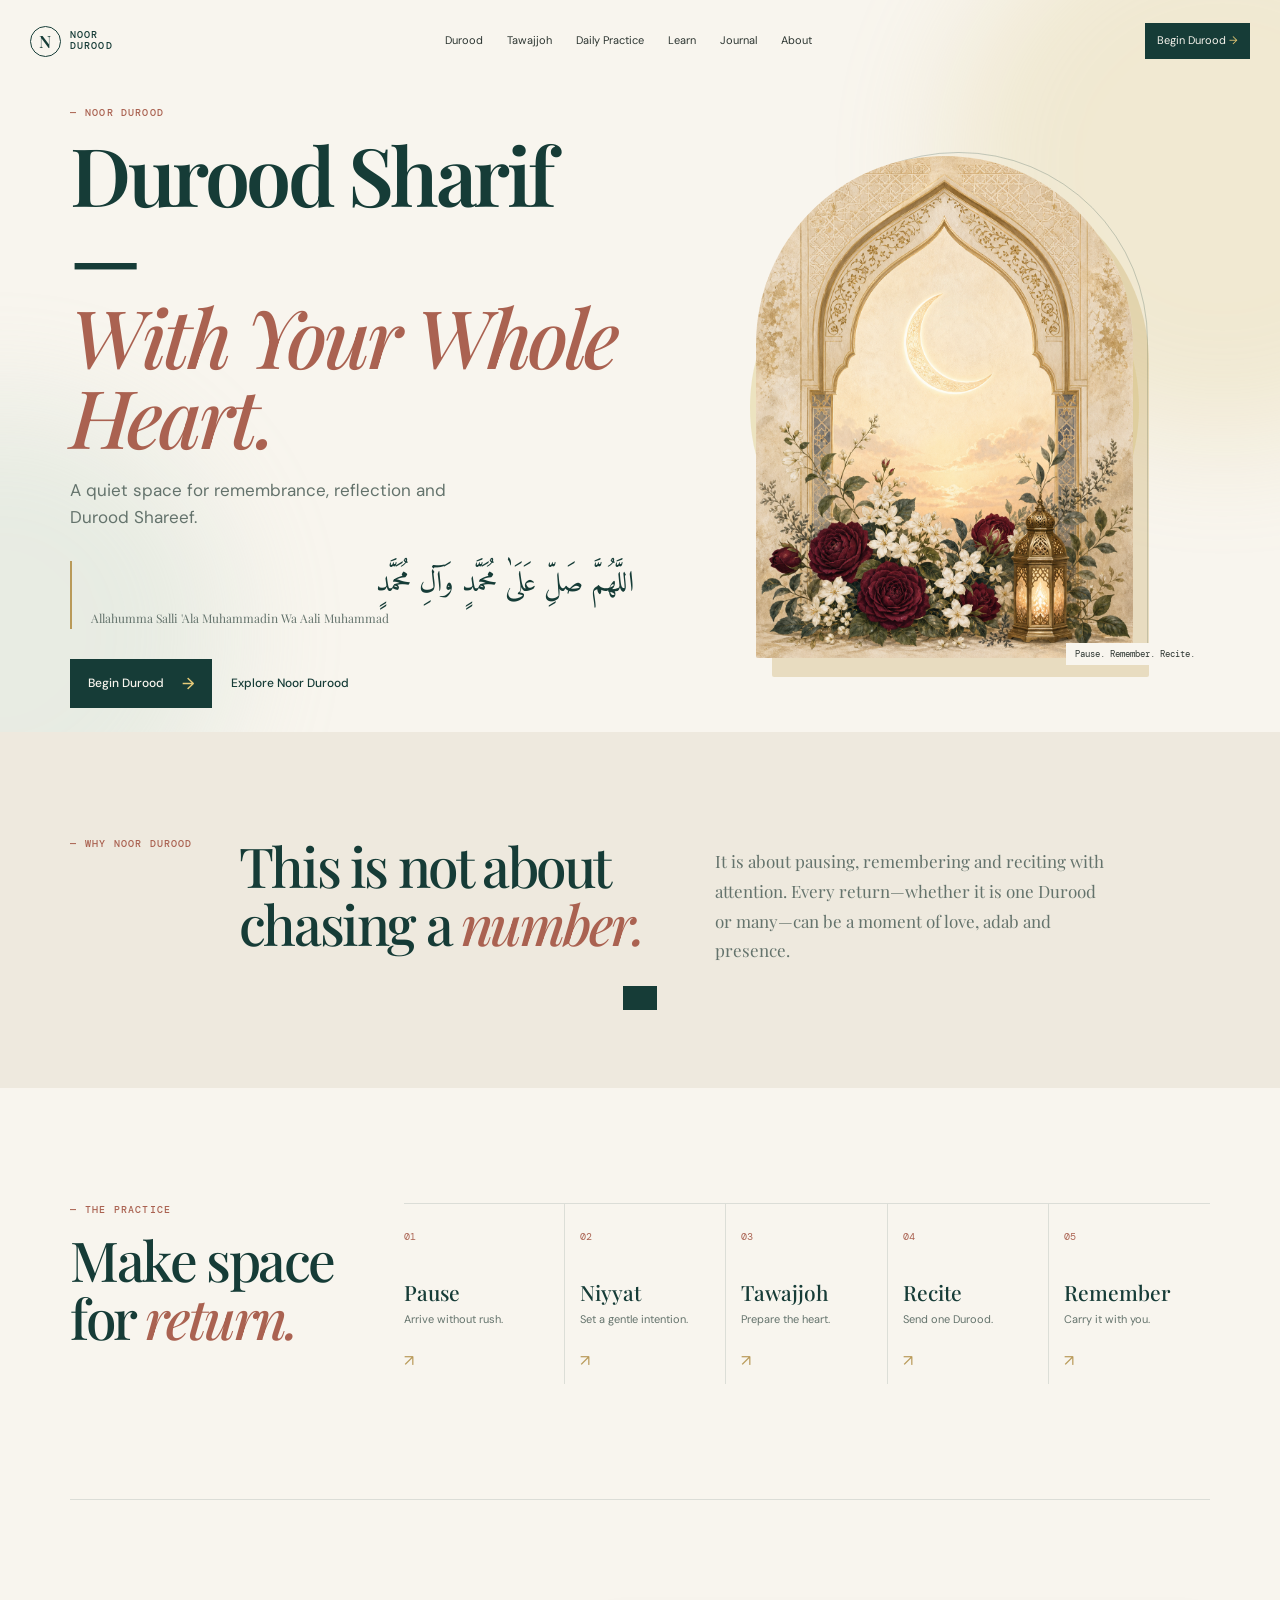
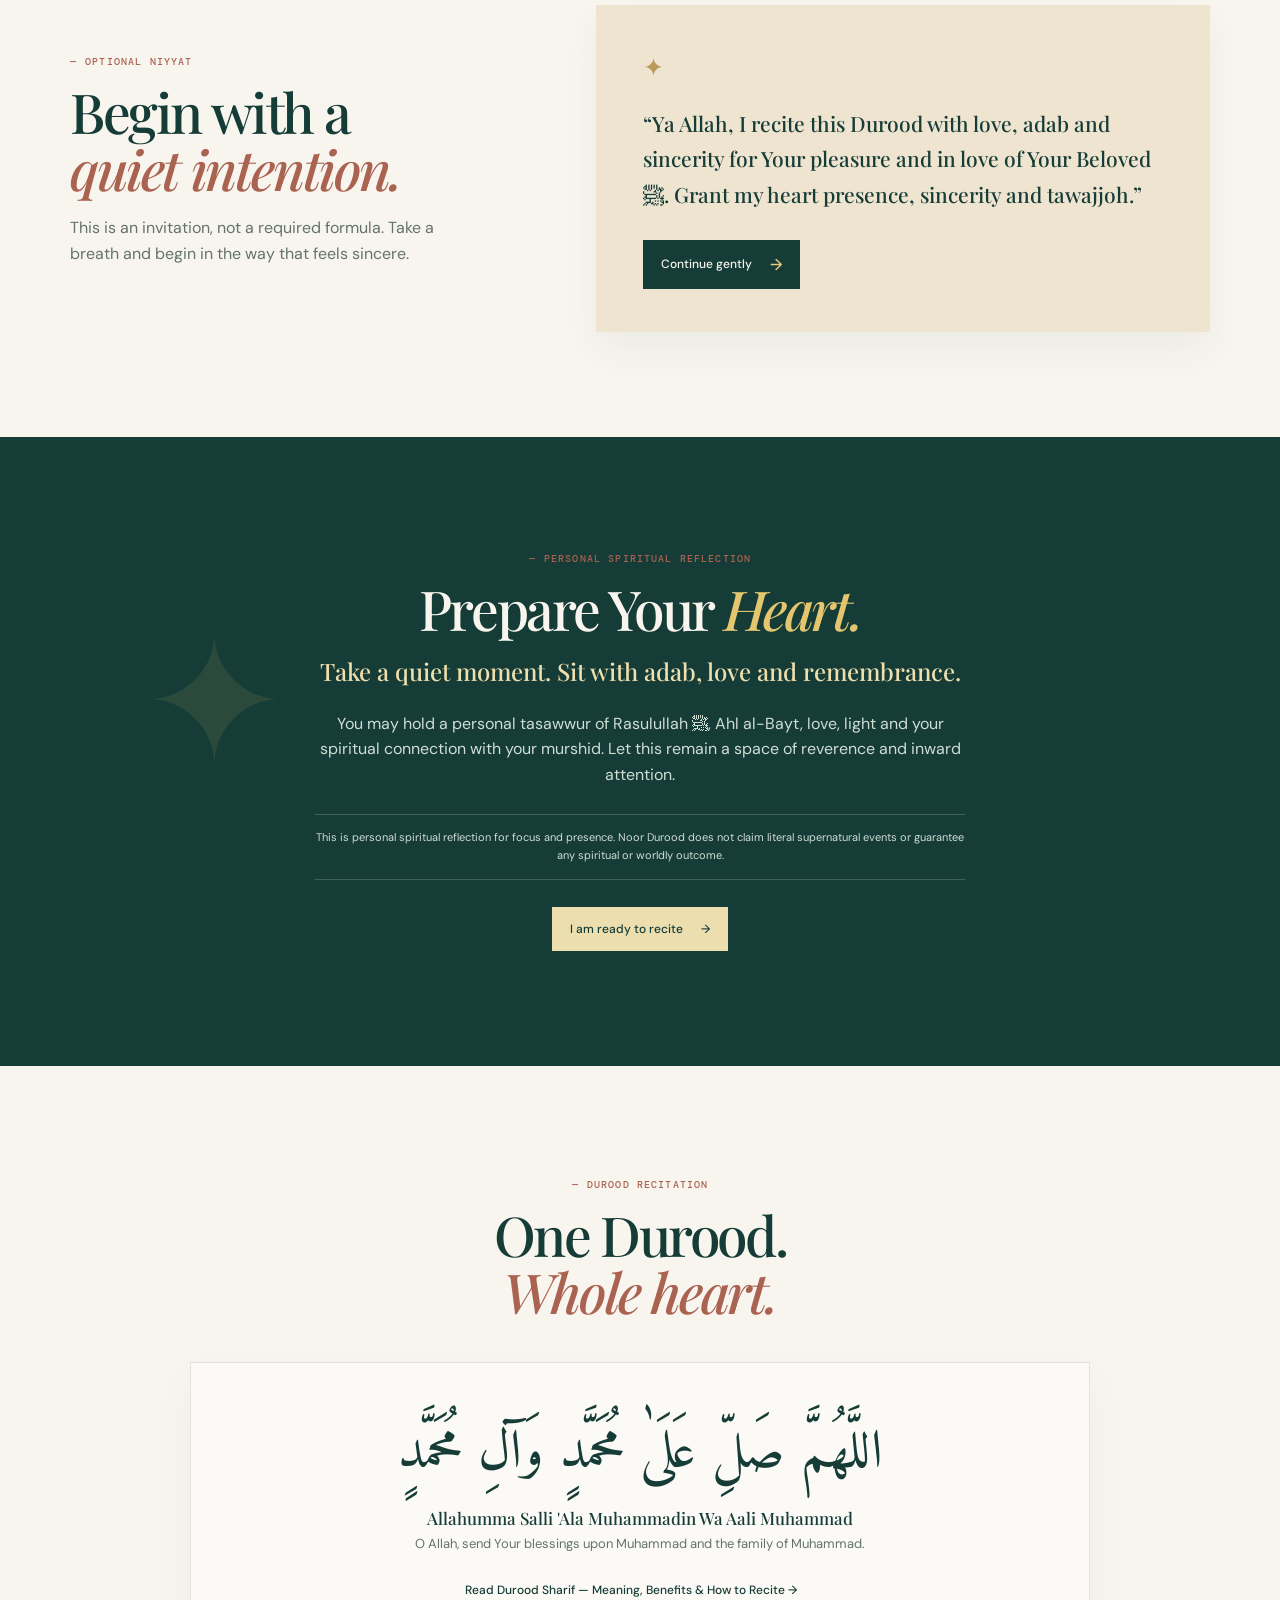
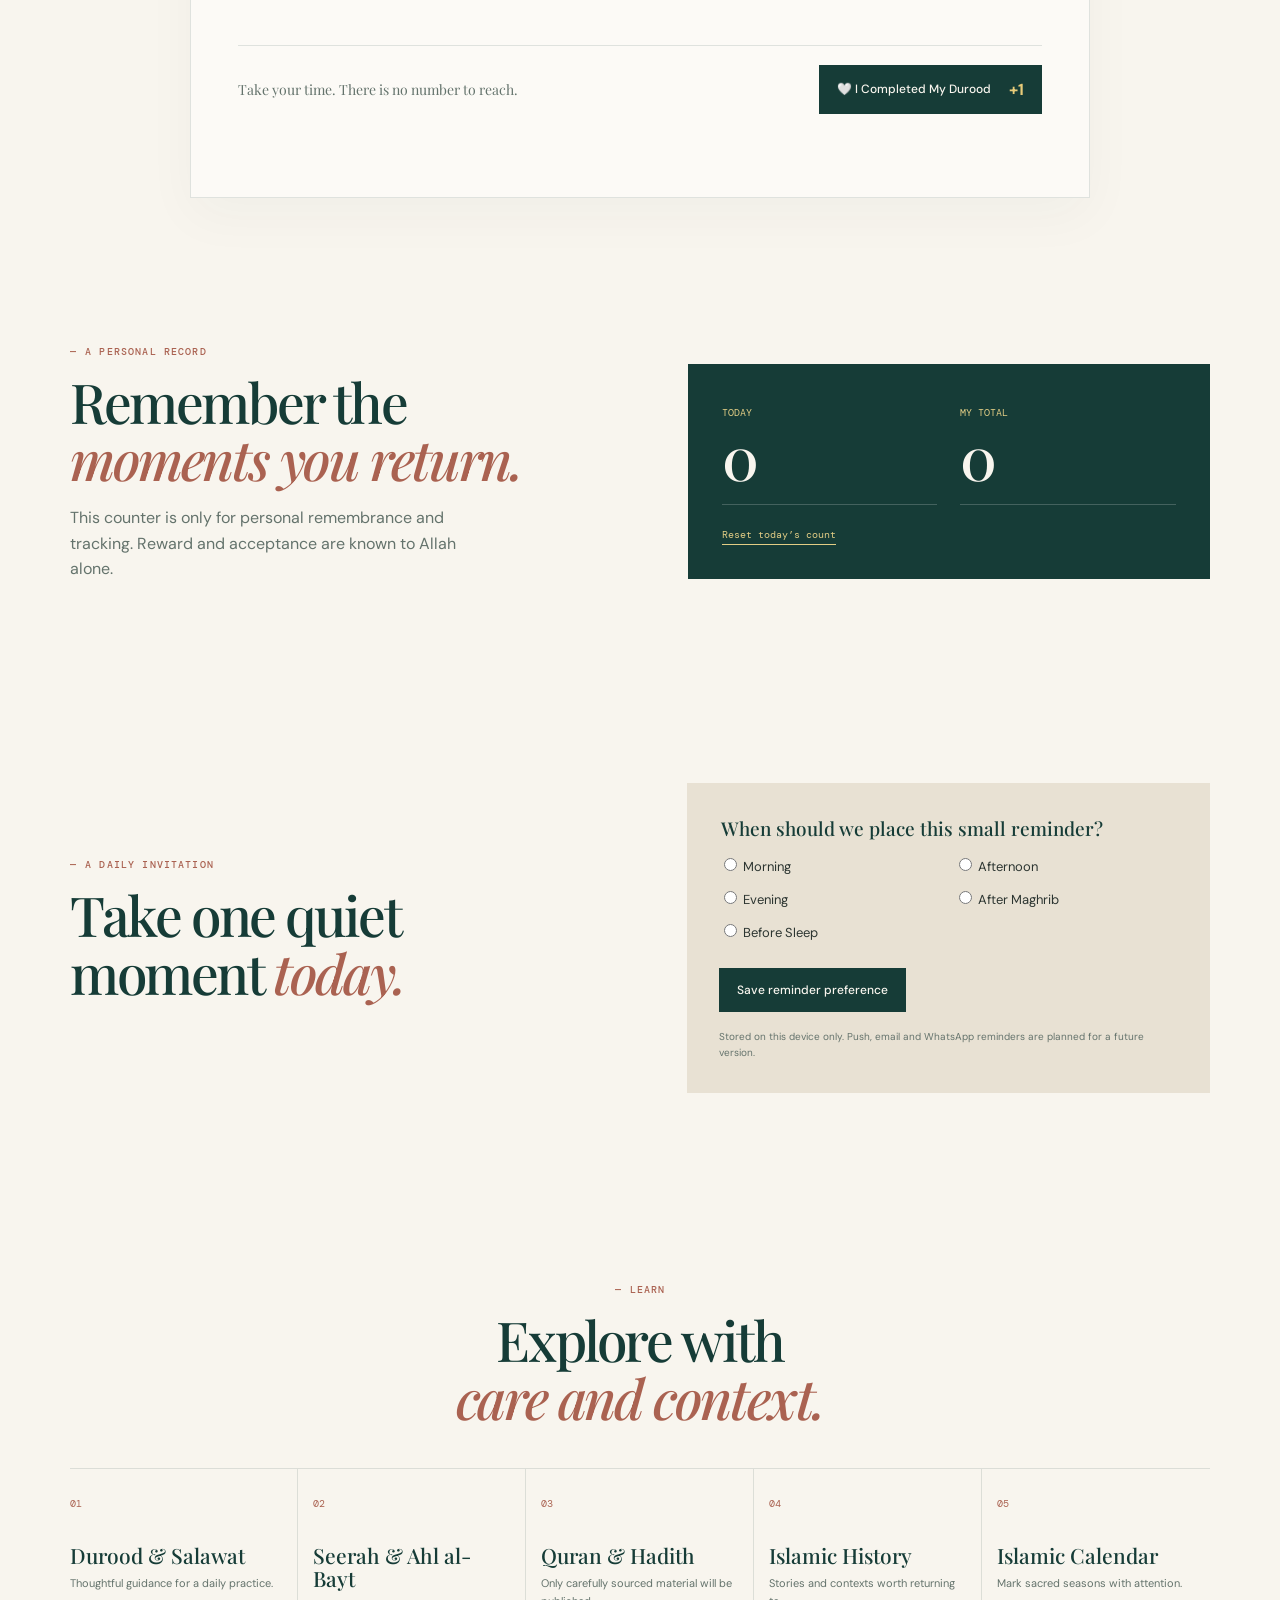
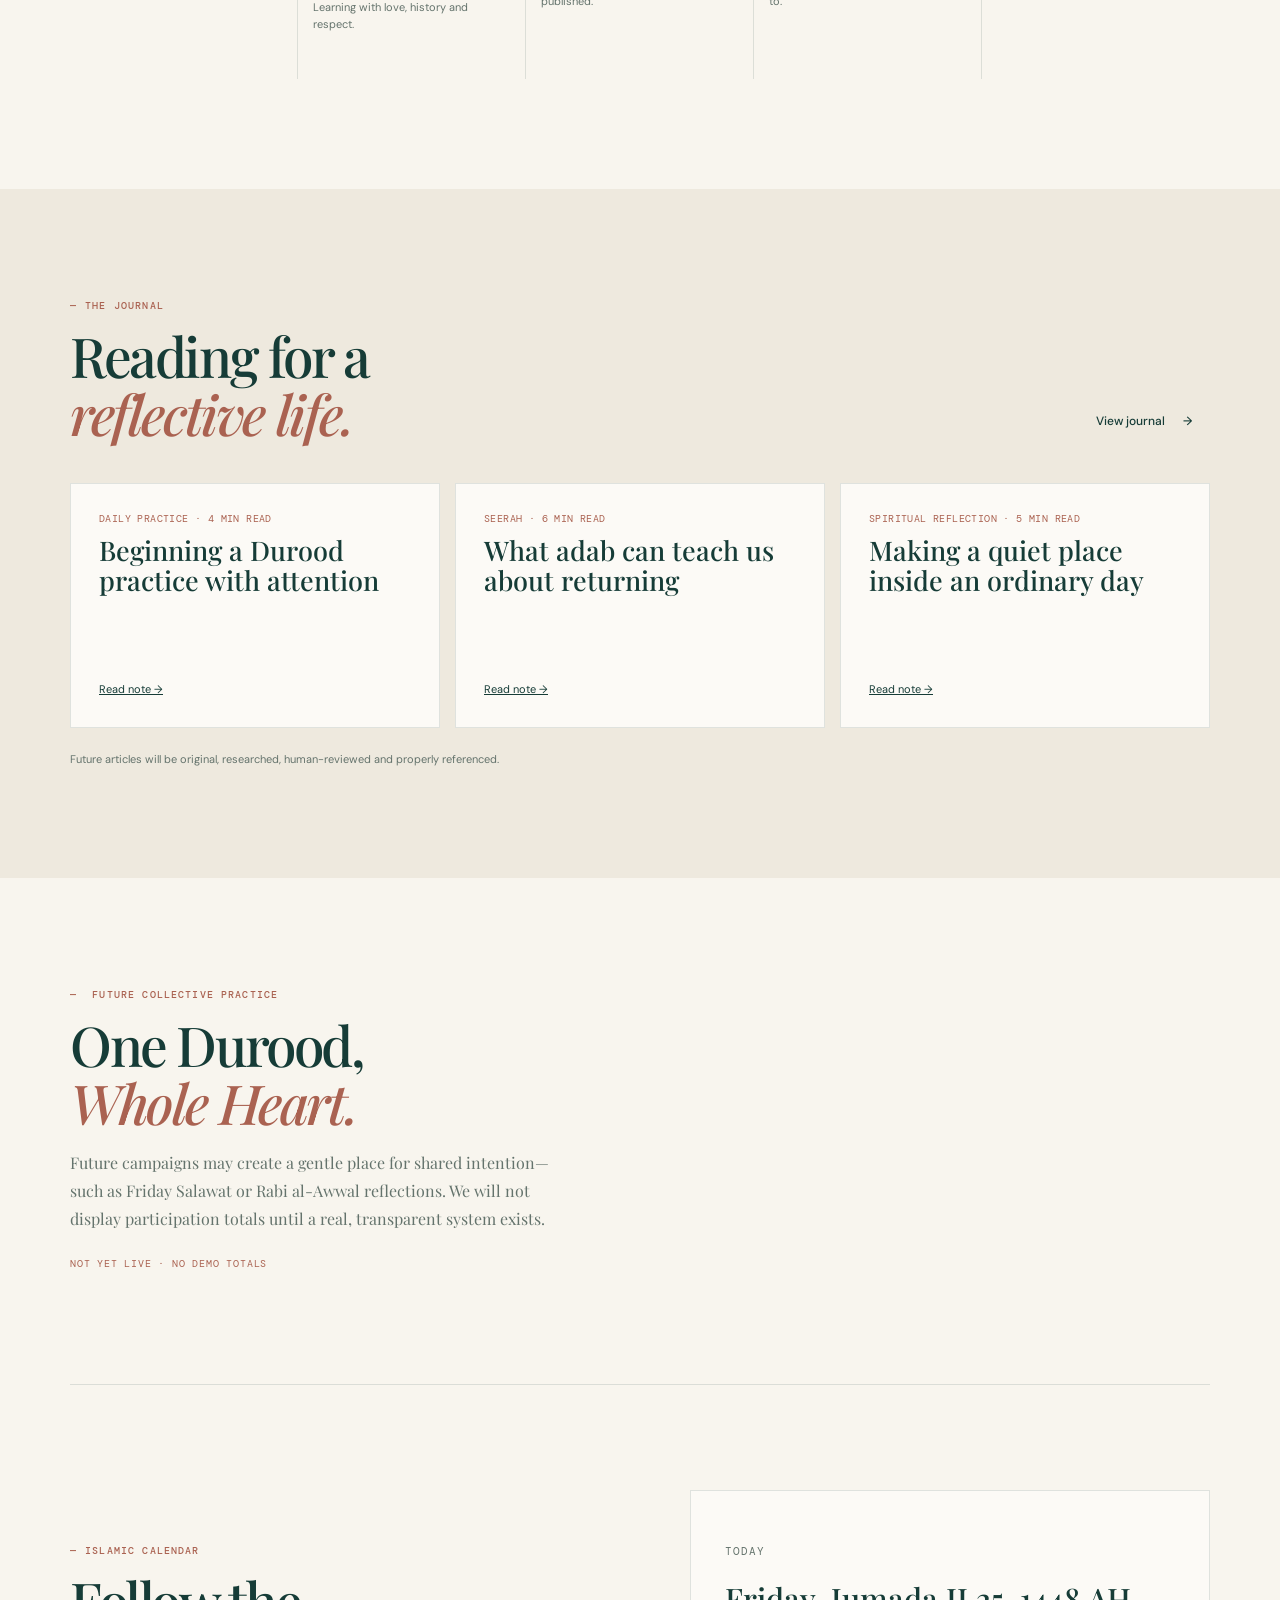
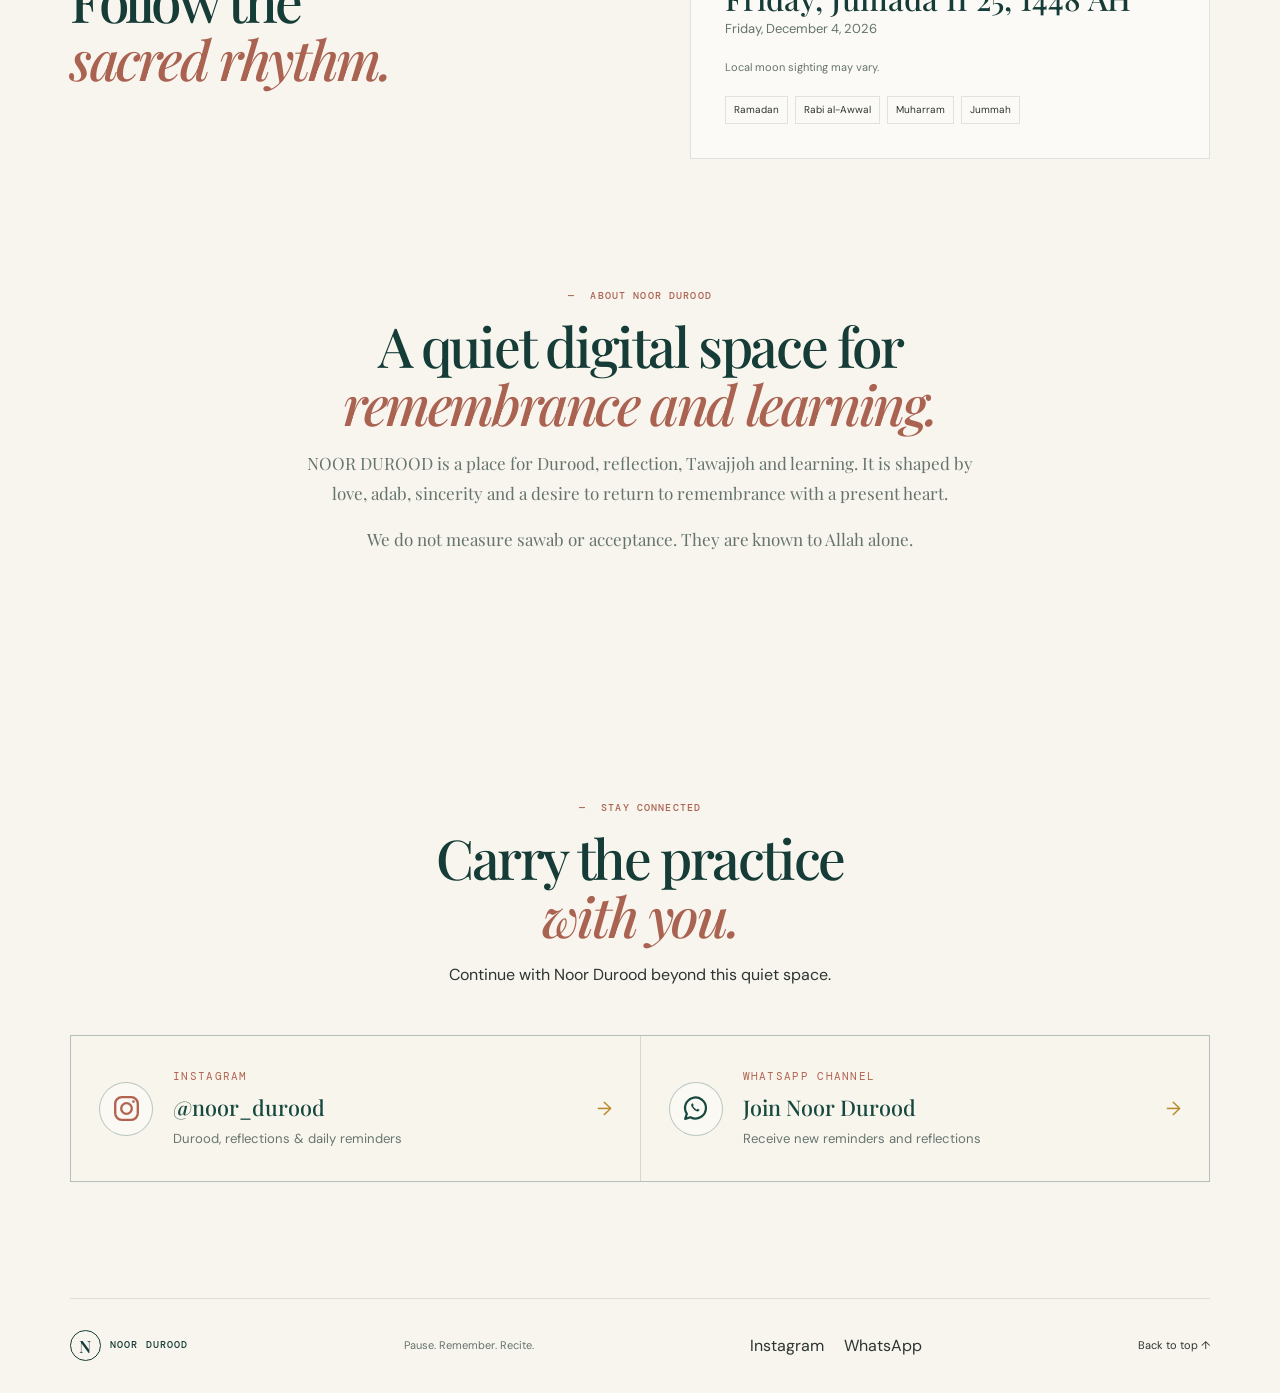
<file: index.html>
<!doctype html>
<html lang="en">
<head>
<meta charset="utf-8">
<meta name="viewport" content="width=device-width,initial-scale=1">

<title>Durood Sharif – Darood Shareef | Noor Durood</title>

<meta name="description" content="Read Durood Sharif and Darood Shareef with Noor Durood. Recite Durood daily with Arabic, Roman transliteration, meaning, reminders and Islamic reflections.">

<link rel="canonical" href="https://itsmesahejad.github.io/noor-durood/">

<meta property="og:type" content="website">
<meta property="og:title" content="Durood Sharif – Darood Shareef | Noor Durood">
<meta property="og:description" content="Read Durood Sharif and Darood Shareef with Noor Durood. Recite Durood daily with Arabic, Roman transliteration, meaning, reminders and Islamic reflections.">
<meta property="og:url" content="https://itsmesahejad.github.io/noor-durood/">

<meta name="twitter:card" content="summary_large_image">
<meta name="twitter:title" content="Durood Sharif – Darood Shareef | Noor Durood">
<meta name="twitter:description" content="Read Durood Sharif and Darood Shareef with Arabic, Roman transliteration, meaning, reminders and Islamic reflections.">

<link rel="preconnect" href="https://fonts.googleapis.com">
<link rel="preconnect" href="https://fonts.gstatic.com" crossorigin>
<link href="https://fonts.googleapis.com/css2?family=Amiri:wght@400;700&family=DM+Mono:wght@400;500&family=DM+Sans:opsz,wght@9..40,400;9..40,500;9..40,600&family=Playfair+Display:ital,wght@0,500;0,600;1,500&display=swap" rel="stylesheet">

<link rel="stylesheet" href="styles.css">

<script type="application/ld+json">
{
  "@context":"https://schema.org",
  "@type":"WebSite",
  "name":"Noor Durood",
  "url":"https://itsmesahejad.github.io/noor-durood/",
  "description":"A digital space for Durood Sharif, reflection, remembrance and Islamic learning."
}
</script>

</head>

<body>

<a class="skip" href="#main">Skip to content</a>

<div class="wash wash-one"></div>
<div class="wash wash-two"></div>

<header class="header">

<a class="brand" href="#home" aria-label="Noor Durood home">
<b>N</b>
<span>NOOR<br>DUROOD</span>
</a>

<nav class="nav" id="nav" aria-label="Main navigation">
<a href="#durood">Durood</a>
<a href="#tawajjoh">Tawajjoh</a>
<a href="#daily">Daily Practice</a>
<a href="#learn">Learn</a>
<a href="#journal">Journal</a>
<a href="#about">About</a>
</nav>

<div class="nav-cta">
<a href="#niyyat" class="small-button">Begin Durood <span>→</span></a>
<button id="menu" class="menu" aria-label="Open menu" aria-expanded="false">☰</button>
</div>

</header>

<main id="main">

<section class="hero wrap" id="home">

<div class="hero-copy">

<p class="eyebrow">NOOR DUROOD</p>

<h1>Durood Sharif —<br><em>With Your Whole Heart.</em></h1>

<p class="lead">
A quiet space for remembrance, reflection and Durood Shareef.
</p>

<div class="hero-durood">

<p class="arabic" dir="rtl">
اللَّهُمَّ صَلِّ عَلَىٰ مُحَمَّدٍ وَآلِ مُحَمَّدٍ
</p>

<p>
Allahumma Salli 'Ala Muhammadin Wa Aali Muhammad
</p>

</div>

<div class="actions">

<a class="button primary" href="#niyyat">
Begin Durood <span>→</span>
</a>

<a class="button ghost" href="#why">
Explore Noor Durood
</a>

</div>

</div>

<div class="art">

<i class="art-ring"></i>

<img src="assets/noor-durood-hero.png" alt="A calm lantern, flowers and crescent composition">

<span>Pause. Remember. Recite.</span>

</div>

</section>


<section class="why" id="why">

<div class="wrap why-grid">

<p class="eyebrow">Why Noor Durood</p>

<h2>
This is not about<br>chasing a <em>number.</em>
</h2>

<p>
It is about pausing, remembering and reciting with attention.
Every return—whether it is one Durood or many—can be a moment of love,
adab and presence.
</p>

</div>

</section>


<section class="journey wrap" id="daily">

<div class="journey-intro">

<p class="eyebrow">The practice</p>

<h2>
Make space<br>for <em>return.</em>
</h2>

</div>

<div class="steps">

<a href="#niyyat">
<span>01</span>
<strong>Pause</strong>
<p>Arrive without rush.</p>
<b>↗</b>
</a>

<a href="#niyyat">
<span>02</span>
<strong>Niyyat</strong>
<p>Set a gentle intention.</p>
<b>↗</b>
</a>

<a href="#tawajjoh">
<span>03</span>
<strong>Tawajjoh</strong>
<p>Prepare the heart.</p>
<b>↗</b>
</a>

<a href="#durood">
<span>04</span>
<strong>Recite</strong>
<p>Send one Durood.</p>
<b>↗</b>
</a>

<a href="#remember">
<span>05</span>
<strong>Remember</strong>
<p>Carry it with you.</p>
<b>↗</b>
</a>

</div>

</section>


<section class="split wrap" id="niyyat">

<div>

<p class="eyebrow">Optional niyyat</p>

<h2>
Begin with a<br><em>quiet intention.</em>
</h2>

<p class="section-copy">
This is an invitation, not a required formula.
Take a breath and begin in the way that feels sincere.
</p>

</div>

<article class="niyyat-card">

<span>✦</span>

<p>
“Ya Allah, I recite this Durood with love, adab and sincerity for Your pleasure and in love of Your Beloved ﷺ. Grant my heart presence, sincerity and tawajjoh.”
</p>

<a href="#tawajjoh" class="button primary">
Continue gently <span>→</span>
</a>

</article>

</section>


<section class="tawajjoh" id="tawajjoh">

<div class="taw-inner">

<p class="eyebrow">Personal spiritual reflection</p>

<h2>
Prepare Your <em>Heart.</em>
</h2>

<p class="taw-lead">
Take a quiet moment. Sit with adab, love and remembrance.
</p>

<p>
You may hold a personal tasawwur of Rasulullah ﷺ, Ahl al-Bayt,
love, light and your spiritual connection with your murshid.
Let this remain a space of reverence and inward attention.
</p>

<p class="fine">
This is personal spiritual reflection for focus and presence.
Noor Durood does not claim literal supernatural events or guarantee
any spiritual or worldly outcome.
</p>

<a href="#durood" class="button light">
I am ready to recite <span>→</span>
</a>

</div>

</section>


<section class="durood wrap" id="durood">

<div class="center">

<p class="eyebrow">Durood recitation</p>

<h2>
One Durood.<br><em>Whole heart.</em>
</h2>

</div>

<article class="recitation">

<p class="arabic main-arabic" dir="rtl">
اللَّهُمَّ صَلِّ عَلَىٰ مُحَمَّدٍ وَآلِ مُحَمَّدٍ
</p>

<p class="roman">
Allahumma Salli 'Ala Muhammadin Wa Aali Muhammad
</p>

<p class="meaning">
O Allah, send Your blessings upon Muhammad and the family of Muhammad.
</p>

<p>
<a href="durood-sharif.html" class="button ghost">
Read Durood Sharif — Meaning, Benefits & How to Recite →
</a>
</p>

<div class="recite-action">

<p>
Take your time. There is no number to reach.
</p>

<button class="button primary" id="completeDurood">
🤍 I Completed My Durood <b>+1</b>
</button>

</div>

<p id="confirmation" class="confirmation" role="status"></p>

</article>

</section>


<section class="personal wrap" id="remember">

<div class="personal-copy">

<p class="eyebrow">A personal record</p>

<h2>
Remember the<br><em>moments you return.</em>
</h2>

<p>
This counter is only for personal remembrance and tracking.
Reward and acceptance are known to Allah alone.
</p>

</div>

<div class="count-card">

<div>
<span>Today</span>
<strong id="todayCount">0</strong>
</div>

<div>
<span>My Total</span>
<strong id="totalCount">0</strong>
</div>

<button id="resetToday" class="reset">
Reset today’s count
</button>

</div>

</section>


<section class="reminders wrap" id="reminders">

<div>

<p class="eyebrow">A daily invitation</p>

<h2>
Take one quiet<br>moment <em>today.</em>
</h2>

</div>

<form id="reminderForm" class="reminder-card">

<fieldset>

<legend>
When should we place this small reminder?
</legend>

<label>
<input type="radio" name="reminder" value="Morning">
Morning
</label>

<label>
<input type="radio" name="reminder" value="Afternoon">
Afternoon
</label>

<label>
<input type="radio" name="reminder" value="Evening">
Evening
</label>

<label>
<input type="radio" name="reminder" value="After Maghrib">
After Maghrib
</label>

<label>
<input type="radio" name="reminder" value="Before Sleep">
Before Sleep
</label>

</fieldset>

<button class="button primary">
Save reminder preference
</button>

<p id="reminderStatus" role="status"></p>

<small>
Stored on this device only. Push, email and WhatsApp reminders are planned for a future version.
</small>

</form>

</section>


<section class="learn wrap" id="learn">

<div class="center">

<p class="eyebrow">Learn</p>

<h2>
Explore with<br><em>care and context.</em>
</h2>

</div>

<div class="topic-grid">

<article>
<span>01</span>
<h3>Durood & Salawat</h3>
<p>Thoughtful guidance for a daily practice.</p>
</article>

<article>
<span>02</span>
<h3>Seerah & Ahl al-Bayt</h3>
<p>Learning with love, history and respect.</p>
</article>

<article>
<span>03</span>
<h3>Quran & Hadith</h3>
<p>Only carefully sourced material will be published.</p>
</article>

<article>
<span>04</span>
<h3>Islamic History</h3>
<p>Stories and contexts worth returning to.</p>
</article>

<article>
<span>05</span>
<h3>Islamic Calendar</h3>
<p>Mark sacred seasons with attention.</p>
</article>

</div>

</section>


<section class="journal-band" id="journal">

<div class="wrap">

<div class="journal-heading">

<div>

<p class="eyebrow">The journal</p>

<h2>
Reading for a<br><em>reflective life.</em>
</h2>

</div>

<a href="pages/article-template.html" class="button ghost">
View journal <span>→</span>
</a>

</div>


<div class="articles">

<article>

<p>DAILY PRACTICE · 4 MIN READ</p>

<h3>
Beginning a Durood practice with attention
</h3>

<a href="pages/article-template.html">
Read note →
</a>

</article>


<article>

<p>SEERAH · 6 MIN READ</p>

<h3>
What adab can teach us about returning
</h3>

<a href="pages/article-template.html">
Read note →
</a>

</article>


<article>

<p>SPIRITUAL REFLECTION · 5 MIN READ</p>

<h3>
Making a quiet place inside an ordinary day
</h3>

<a href="pages/article-template.html">
Read note →
</a>

</article>

</div>

<p class="journal-note">
Future articles will be original, researched, human-reviewed and properly referenced.
</p>

</div>

</section>


<section class="campaign wrap">

<p class="eyebrow">
Future collective practice
</p>

<h2>
One Durood,<br><em>Whole Heart.</em>
</h2>

<p>
Future campaigns may create a gentle place for shared intention—such as Friday Salawat or Rabi al-Awwal reflections.
We will not display participation totals until a real, transparent system exists.
</p>

<span>
NOT YET LIVE · NO DEMO TOTALS
</span>

</section>


<section class="calendar wrap" id="calendar">

<div>

<p class="eyebrow">Islamic calendar</p>

<h2>
Follow the<br><em>sacred rhythm.</em>
</h2>

</div>

<article>

<p class="label">TODAY</p>

<strong id="hijriDate">
Loading Hijri date…
</strong>

<span id="gregorianDate"></span>

<p>
Local moon sighting may vary.
</p>

<div>

<span>Ramadan</span>
<span>Rabi al-Awwal</span>
<span>Muharram</span>
<span>Jummah</span>

</div>

</article>

</section>


<section class="about wrap" id="about">

<p class="eyebrow">
About Noor Durood
</p>

<h2>
A quiet digital space for<br><em>remembrance and learning.</em>
</h2>

<p>
NOOR DUROOD is a place for Durood, reflection, Tawajjoh and learning.
It is shaped by love, adab, sincerity and a desire to return to remembrance with a present heart.
</p>

<p>
We do not measure sawab or acceptance. They are known to Allah alone.
</p>

</section>


<section class="social wrap" id="connect">

<div class="center">

<p class="eyebrow">
Stay connected
</p>

<h2>
Carry the practice<br><em>with you.</em>
</h2>

<p class="social-intro">
Continue with Noor Durood beyond this quiet space.
</p>

</div>


<div class="social-grid">

<a class="social-card" href="https://www.instagram.com/noor_durood/" target="_blank" rel="noopener noreferrer">

<span class="social-mark social-mark-instagram" aria-hidden="true">

<svg viewBox="0 0 24 24" role="img">

<rect x="3.25" y="3.25" width="17.5" height="17.5" rx="5" fill="none" stroke="currentColor" stroke-width="1.8"/>

<circle cx="12" cy="12" r="4.1" fill="none" stroke="currentColor" stroke-width="1.8"/>

<circle cx="17.35" cy="6.65" r="1.05" fill="currentColor"/>

</svg>

</span>

<div>

<span class="social-label">Instagram</span>

<strong>@noor_durood</strong>

<small>
Durood, reflections &amp; daily reminders
</small>

</div>

<span class="social-arrow">→</span>

</a>


<a class="social-card" href="https://whatsapp.com/channel/0029VbDHKzZKQuJRBhMf952V" target="_blank" rel="noopener noreferrer">

<span class="social-mark social-mark-whatsapp" aria-hidden="true">

<svg viewBox="0 0 24 24" role="img">

<path d="M20.1 11.7a8.1 8.1 0 0 1-12 7.05L4 20l1.3-3.85A8.1 8.1 0 1 1 20.1 11.7Z" fill="none" stroke="currentColor" stroke-width="1.7" stroke-linejoin="round"/>

<path d="M9.2 8.3c-.3.2-.55.65-.55 1.05 0 .95.85 2.15 1.9 3.15 1.05 1 2.25 1.75 3.15 1.75.4 0 .8-.2 1-.5l.5-.7-1.65-.8-.55.65c-.5-.2-1.2-.7-1.7-1.2-.55-.5-1-1.15-1.25-1.65l.6-.6-.75-1.55-.7.4Z" fill="currentColor"/>

</svg>

</span>

<div>

<span class="social-label">
WhatsApp Channel
</span>

<strong>
Join Noor Durood
</strong>

<small>
Receive new reminders and reflections
</small>

</div>

<span class="social-arrow">→</span>

</a>

</div>

</section>

</main>


<footer class="wrap">

<a class="brand" href="#home">

<b>N</b>

<span>NOOR DUROOD</span>

</a>

<p>
Pause. Remember. Recite.
</p>

<nav class="footer-social" aria-label="Social links">

<a href="https://www.instagram.com/noor_durood/" target="_blank" rel="noopener noreferrer">
Instagram
</a>

<a href="https://whatsapp.com/channel/0029VbDHKzZKQuJRBhMf952V" target="_blank" rel="noopener noreferrer">
WhatsApp
</a>

</nav>

<a href="#home">
Back to top ↑
</a>

</footer>


<div id="toast" class="toast" role="status"></div>

<script src="script.js"></script>

</body>
</html>
</file>
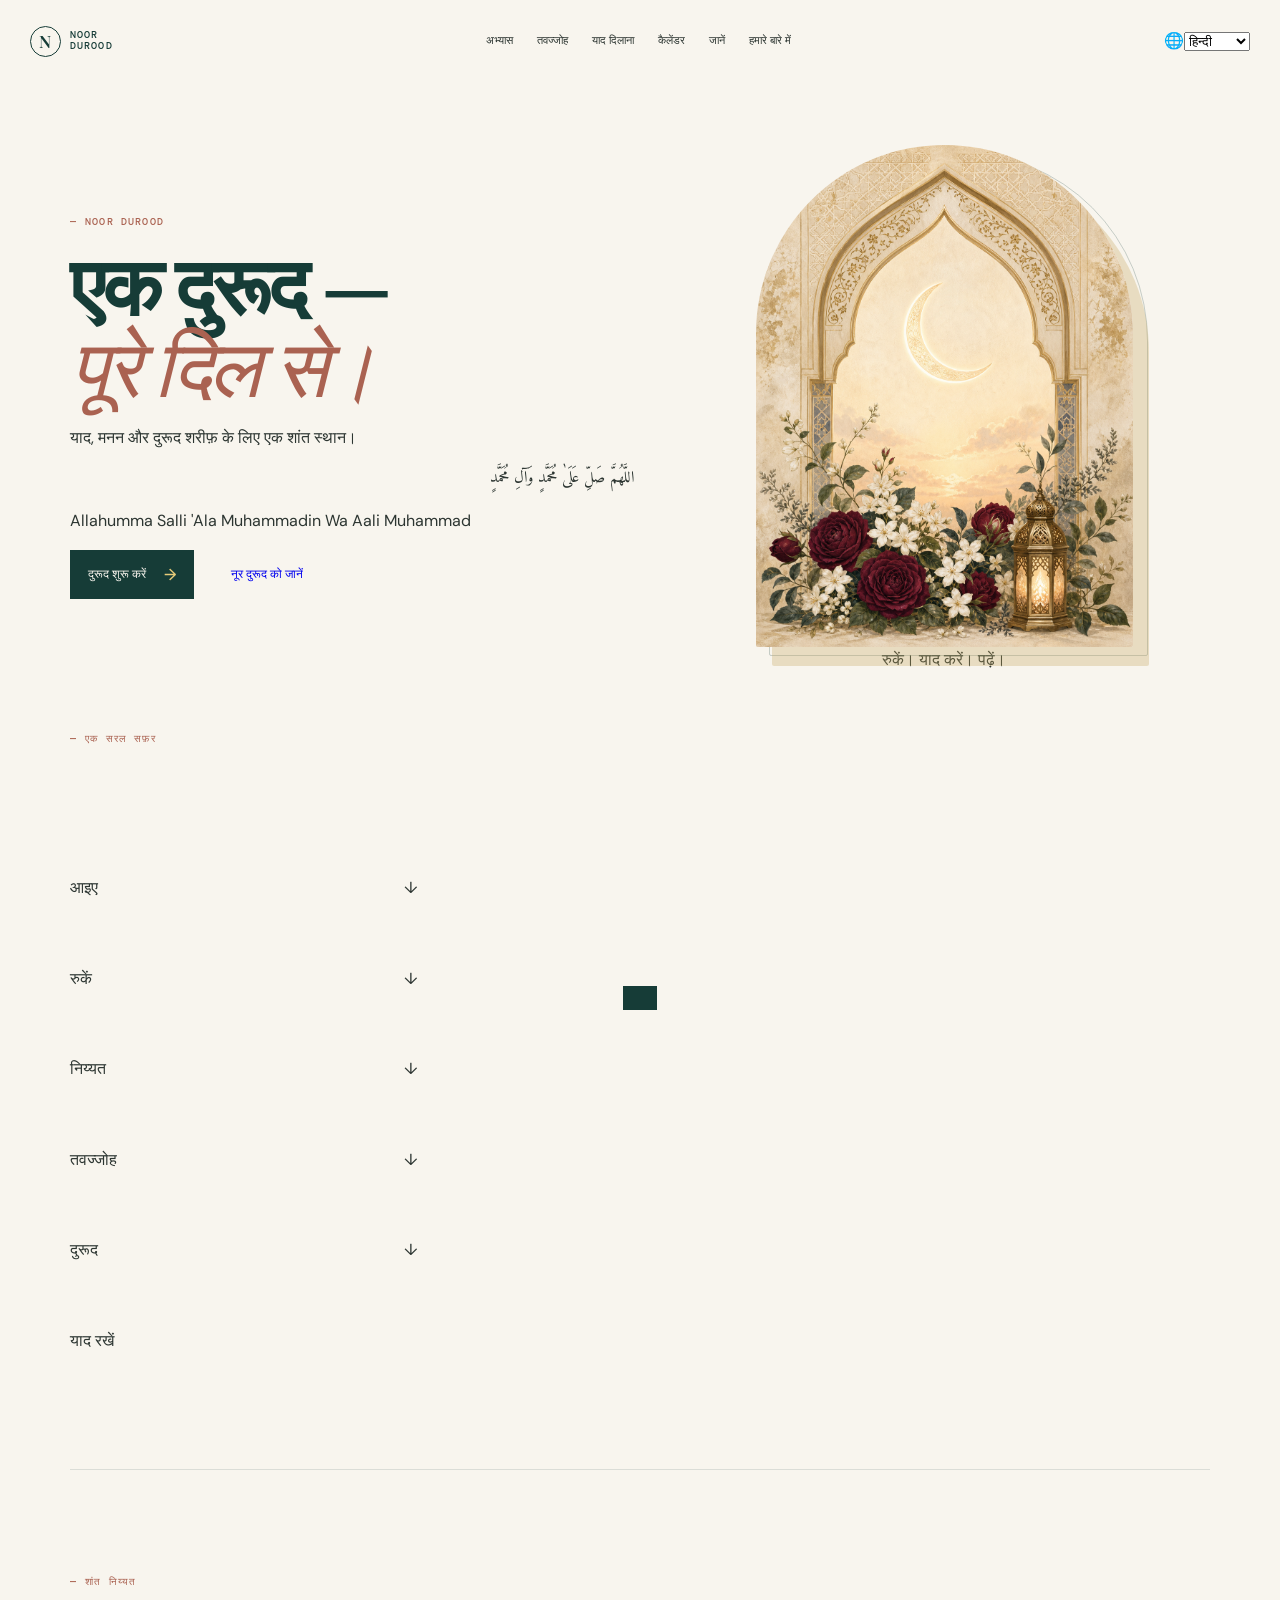
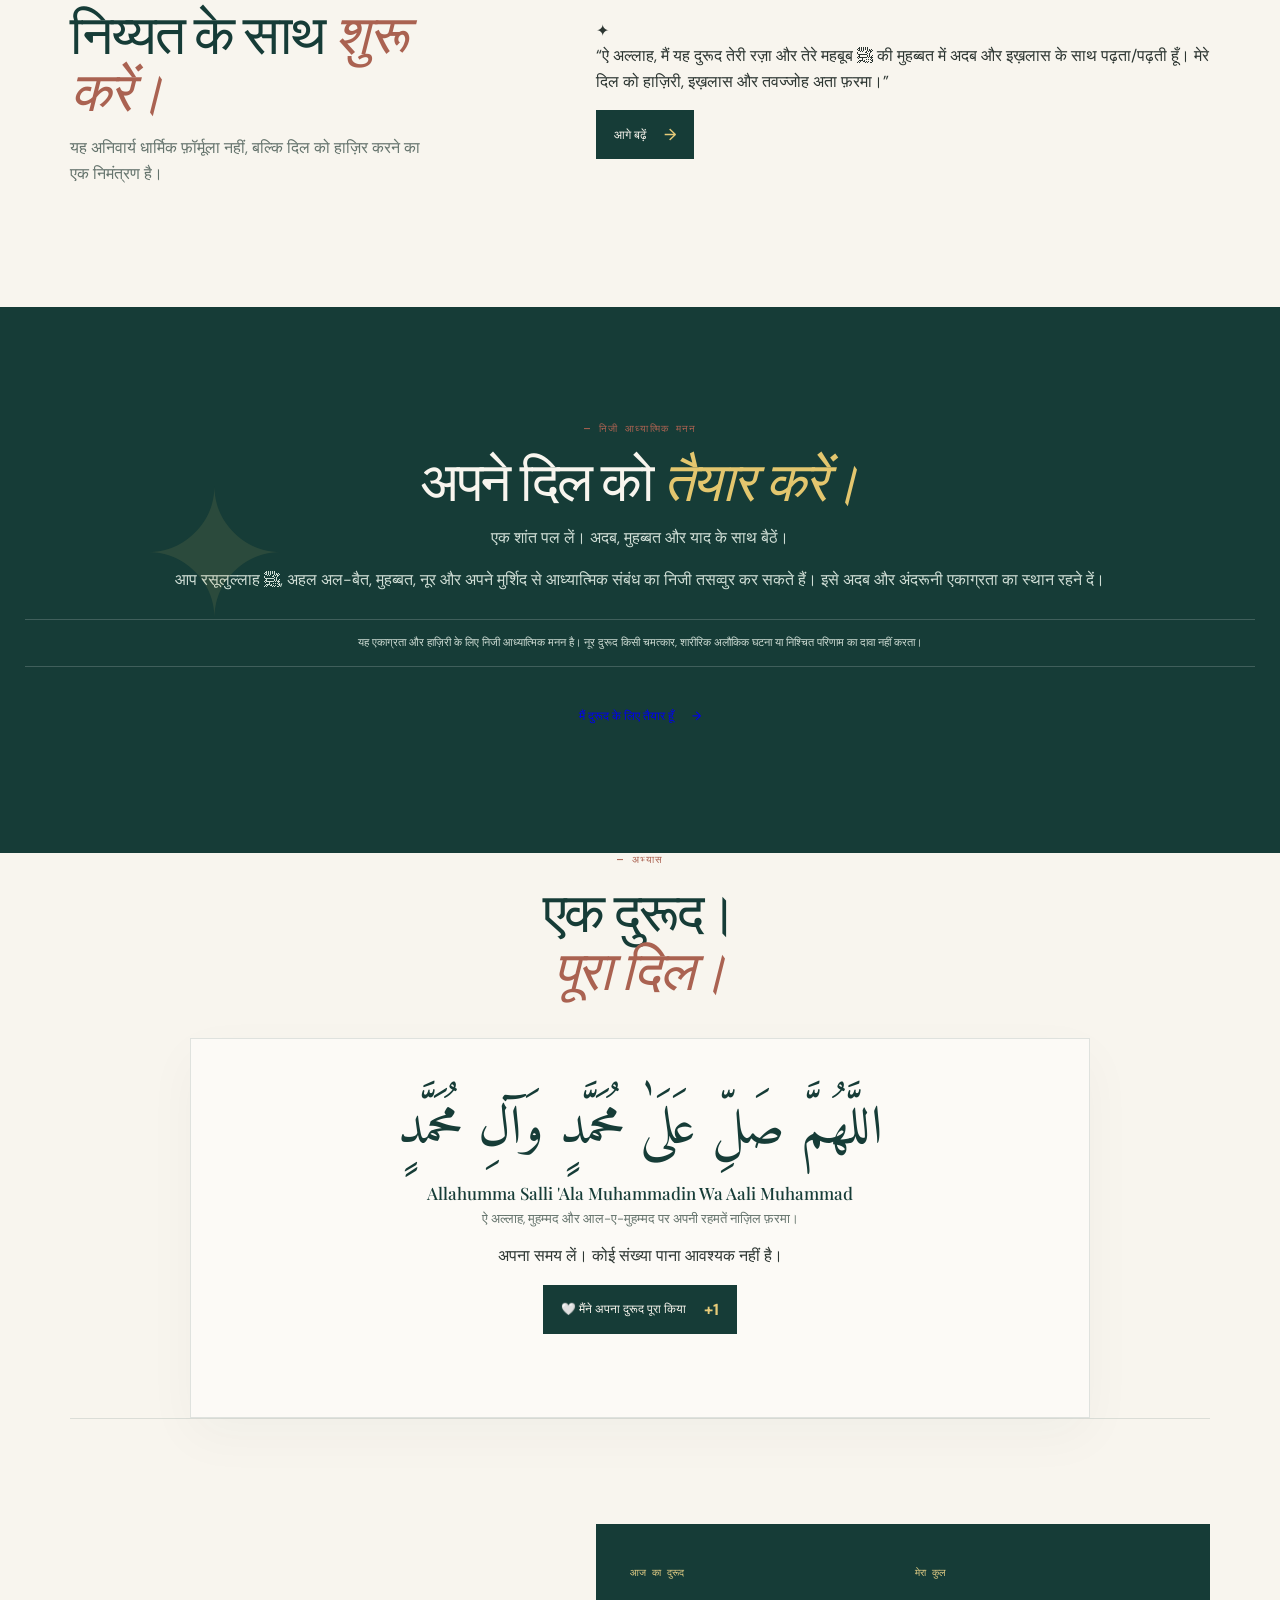
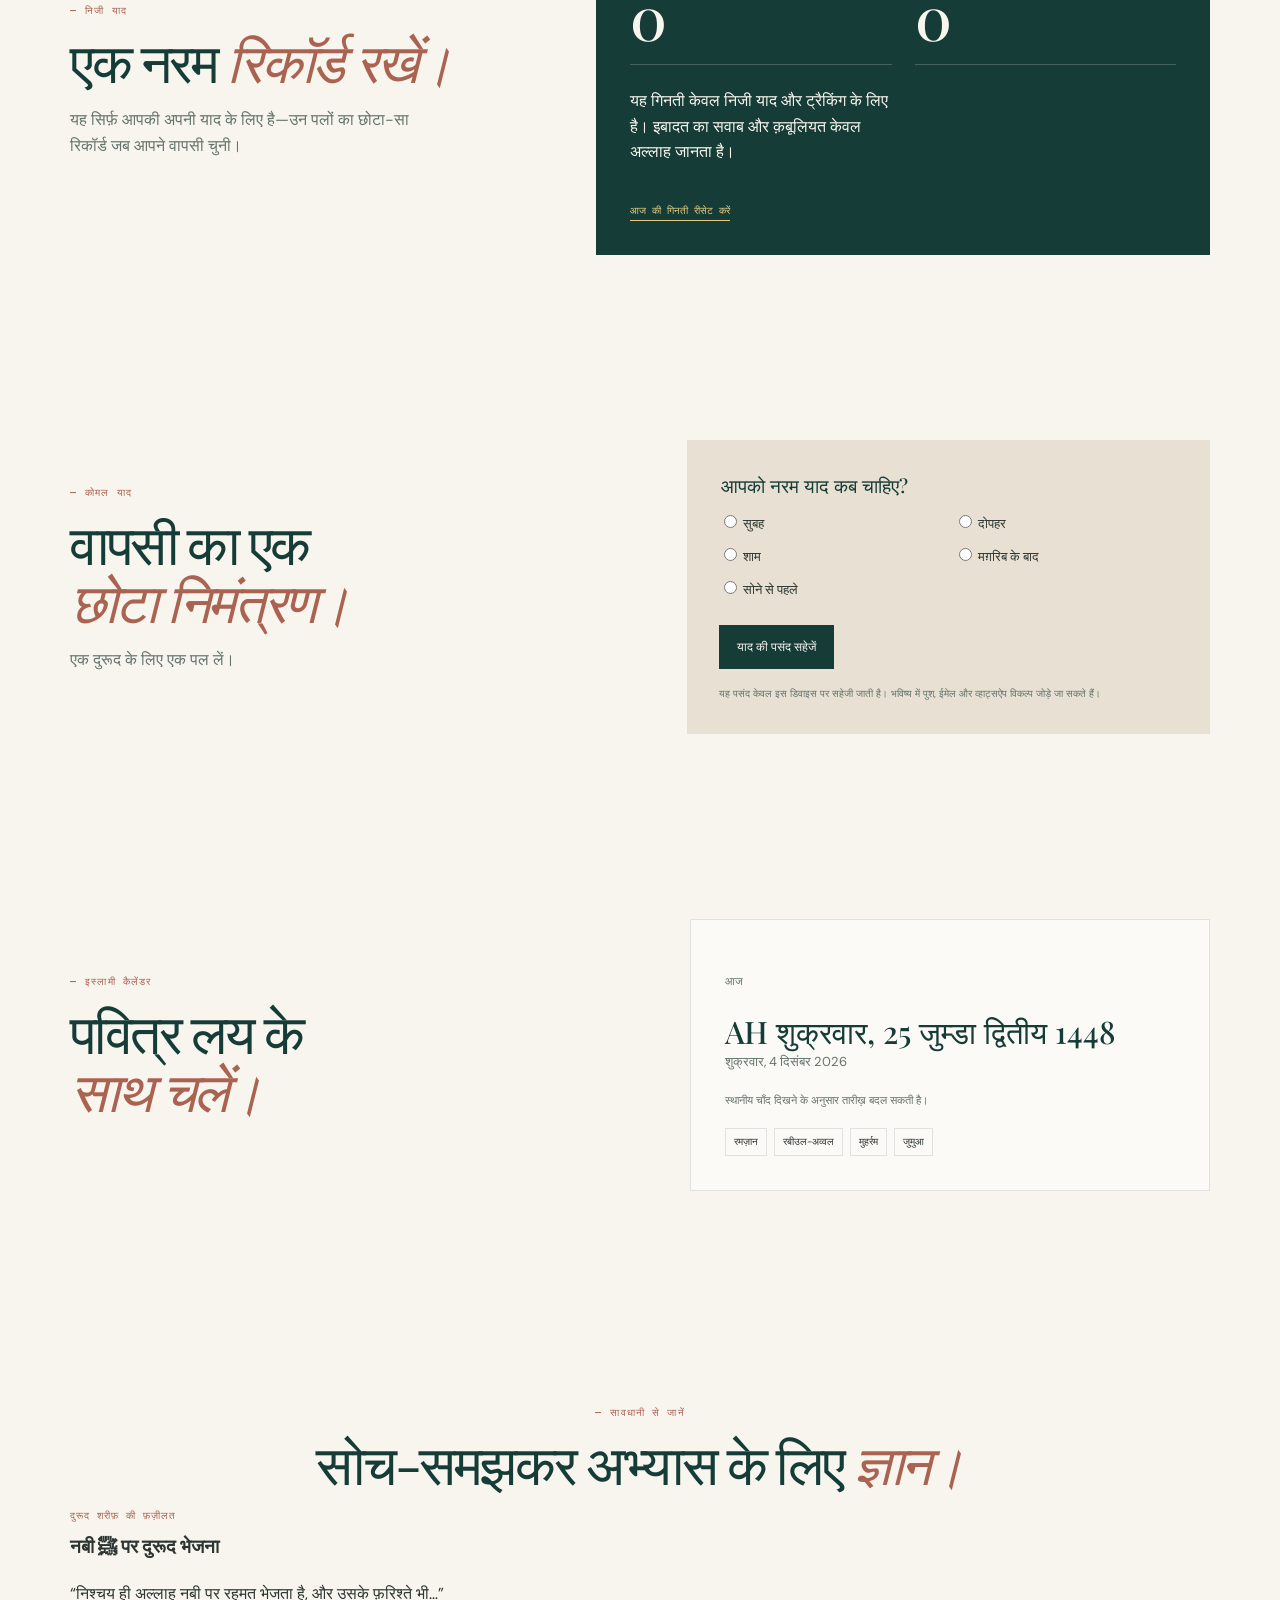
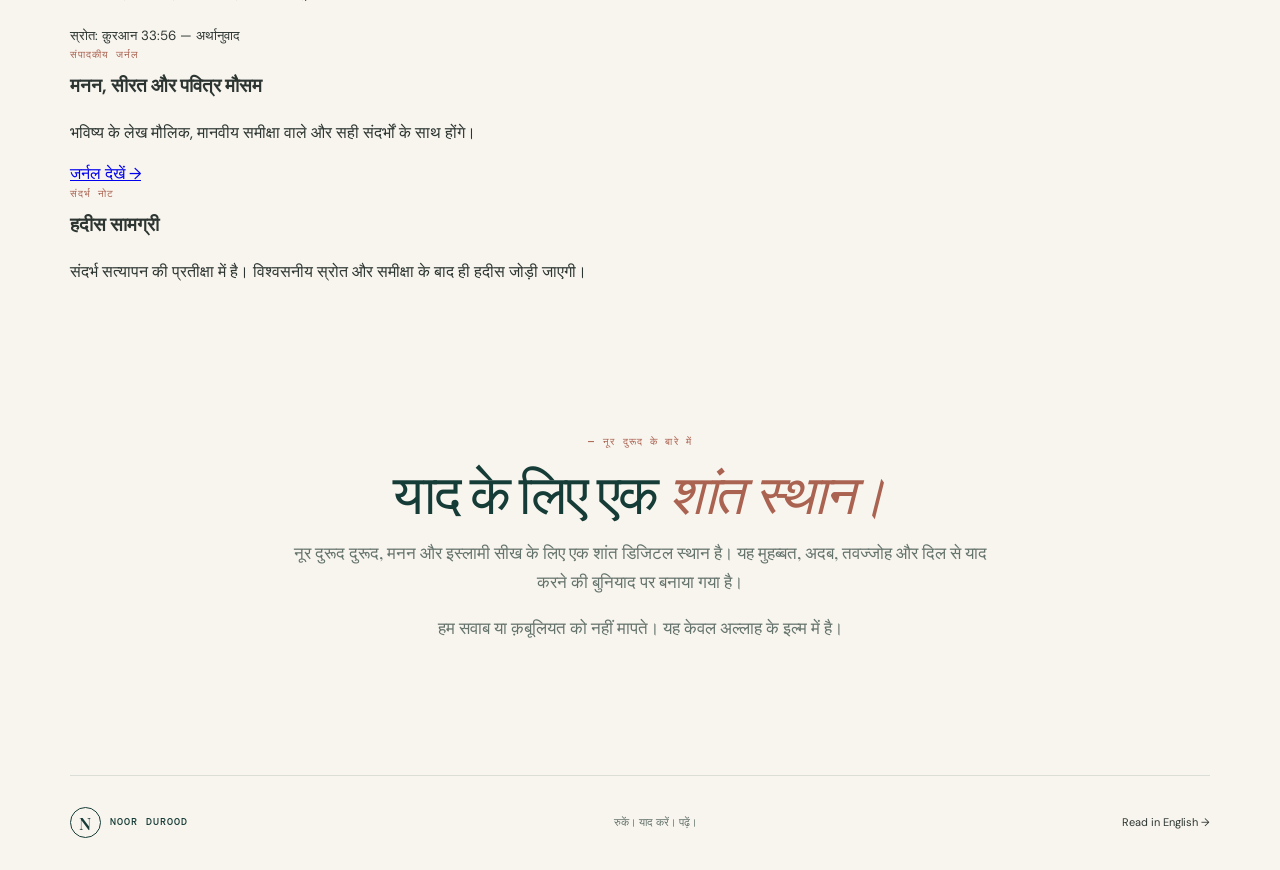
<file: hi/index.html>
<!doctype html><html lang="hi"><head><meta charset="utf-8"><meta name="viewport" content="width=device-width,initial-scale=1"><title>नूर दुरूद — एक दुरूद, पूरे दिल से</title><meta name="description" content="दुरूद शरीफ़, याद और मनन के लिए एक शांत स्थान।"><link rel="canonical" href="https://noordurood.com/hi/"><link rel="alternate" hreflang="en" href="https://noordurood.com/"><link rel="alternate" hreflang="hi" href="https://noordurood.com/hi/"><link rel="alternate" hreflang="x-default" href="https://noordurood.com/"><meta property="og:type" content="website"><meta property="og:title" content="नूर दुरूद — एक दुरूद, पूरे दिल से"><meta property="og:description" content="दुरूद शरीफ़, याद और मनन के लिए एक शांत स्थान।"><link rel="preconnect" href="https://fonts.googleapis.com"><link rel="preconnect" href="https://fonts.gstatic.com" crossorigin><link href="https://fonts.googleapis.com/css2?family=Amiri:wght@400;700&family=DM+Mono:wght@400;500&family=DM+Sans:opsz,wght@9..40,400;9..40,500;9..40,600&family=Noto+Sans+Devanagari:wght@400;500;600&family=Playfair+Display:ital,wght@0,500;0,600;1,500&display=swap" rel="stylesheet"><link rel="stylesheet" href="../styles.css"></head>
<body class="hindi"><a class="skip" href="#main">मुख्य सामग्री पर जाएँ</a><div class="aurora one"></div><div class="aurora two"></div><header class="header"><a class="brand" href="#home" aria-label="नूर दुरूद होम"><b>N</b><span>NOOR<br>DUROOD</span></a><nav class="nav" id="nav" aria-label="मुख्य नेविगेशन"><a href="#practice">अभ्यास</a><a href="#tawajjoh">तवज्जोह</a><a href="#reminders">याद दिलाना</a><a href="#calendar">कैलेंडर</a><a href="#learn">जानें</a><a href="#about">हमारे बारे में</a></nav><div class="tools"><label class="language"><span>🌐</span><select id="languageSelect" aria-label="भाषा चुनें"><option value="en">English</option><option value="hi" selected>हिन्दी</option></select></label><button id="menu" class="menu" aria-label="मेनू खोलें" aria-expanded="false">☰</button></div></header>
<main id="main"><section class="hero wrap" id="home"><div class="hero-copy"><p class="eyebrow">NOOR DUROOD</p><h1>एक दुरूद —<br><em>पूरे दिल से।</em></h1><p class="hero-lead">याद, मनन और दुरूद शरीफ़ के लिए एक शांत स्थान।</p><div class="durood-mini"><p class="arabic" dir="rtl">اللَّهُمَّ صَلِّ عَلَىٰ مُحَمَّدٍ وَآلِ مُحَمَّدٍ</p><p>Allahumma Salli 'Ala Muhammadin Wa Aali Muhammad</p></div><div class="actions"><a class="button primary" href="#niyyat">दुरूद शुरू करें <span>→</span></a><a class="button text" href="#about">नूर दुरूद को जानें</a></div></div><div class="art"><div class="orb"></div><img src="../assets/noor-durood-hero.png" alt="लालटेन, फूल और चाँद का शांत दृश्य"><p>रुकें। याद करें। पढ़ें।</p></div></section>
<section class="arrival"><div class="wrap"><p class="eyebrow">एक सरल सफ़र</p><div class="journey"><span>आइए</span><i>↓</i><span>रुकें</span><i>↓</i><span>निय्यत</span><i>↓</i><span>तवज्जोह</span><i>↓</i><span>दुरूद</span><i>↓</i><span>याद रखें</span></div></div></section>
<section class="split wrap" id="niyyat"><div><p class="eyebrow">शांत निय्यत</p><h2>निय्यत के साथ <em>शुरू करें।</em></h2><p class="section-copy">यह अनिवार्य धार्मिक फ़ॉर्मूला नहीं, बल्कि दिल को हाज़िर करने का एक निमंत्रण है।</p></div><article class="intention-card"><span>✦</span><p>“ऐ अल्लाह, मैं यह दुरूद तेरी रज़ा और तेरे महबूब ﷺ की मुहब्बत में अदब और इख़लास के साथ पढ़ता/पढ़ती हूँ। मेरे दिल को हाज़िरी, इख़लास और तवज्जोह अता फ़रमा।”</p><a class="button primary" href="#tawajjoh">आगे बढ़ें <span>→</span></a></article></section>
<section class="tawajjoh" id="tawajjoh"><div class="tawajjoh-copy"><p class="eyebrow">निजी आध्यात्मिक मनन</p><h2>अपने दिल को <em>तैयार करें।</em></h2><p class="large">एक शांत पल लें। अदब, मुहब्बत और याद के साथ बैठें।</p><p>आप रसूलुल्लाह ﷺ, अहल अल-बैत, मुहब्बत, नूर और अपने मुर्शिद से आध्यात्मिक संबंध का निजी तसव्वुर कर सकते हैं। इसे अदब और अंदरूनी एकाग्रता का स्थान रहने दें।</p><p class="fine">यह एकाग्रता और हाज़िरी के लिए निजी आध्यात्मिक मनन है। नूर दुरूद किसी चमत्कार, शारीरिक अलौकिक घटना या निश्चित परिणाम का दावा नहीं करता।</p><a class="button light-button" href="#practice">मैं दुरूद के लिए तैयार हूँ <span>→</span></a></div></section>
<section class="practice wrap" id="practice"><div class="center"><p class="eyebrow">अभ्यास</p><h2>एक दुरूद।<br><em>पूरा दिल।</em></h2></div><article class="recitation"><p class="arabic main-arabic" dir="rtl">اللَّهُمَّ صَلِّ عَلَىٰ مُحَمَّدٍ وَآلِ مُحَمَّدٍ</p><p class="roman">Allahumma Salli 'Ala Muhammadin Wa Aali Muhammad</p><p class="meaning">ऐ अल्लाह, मुहम्मद और आल-ए-मुहम्मद पर अपनी रहमतें नाज़िल फ़रमा।</p><div class="complete"><p>अपना समय लें। कोई संख्या पाना आवश्यक नहीं है।</p><button class="button primary" id="completeDurood">🤍 मैंने अपना दुरूद पूरा किया <b>+1</b></button></div><p id="confirmation" class="confirmation" role="status"></p></article></section>
<section class="split wrap counter" id="my-count"><div><p class="eyebrow">निजी याद</p><h2>एक नरम <em>रिकॉर्ड रखें।</em></h2><p class="section-copy">यह सिर्फ़ आपकी अपनी याद के लिए है—उन पलों का छोटा-सा रिकॉर्ड जब आपने वापसी चुनी।</p></div><div class="count-card"><div><span>आज का दुरूद</span><strong id="todayCount">0</strong></div><div><span>मेरा कुल</span><strong id="totalCount">0</strong></div><p>यह गिनती केवल निजी याद और ट्रैकिंग के लिए है। इबादत का सवाब और क़बूलियत केवल अल्लाह जानता है।</p><button id="resetToday" class="reset">आज की गिनती रीसेट करें</button></div></section>
<section class="reminders wrap" id="reminders"><div><p class="eyebrow">कोमल याद</p><h2>वापसी का एक<br><em>छोटा निमंत्रण।</em></h2><p class="section-copy">एक दुरूद के लिए एक पल लें।</p></div><form id="reminderForm" class="reminder-card"><fieldset><legend>आपको नरम याद कब चाहिए?</legend><label><input type="radio" name="reminder" value="सुबह"> सुबह</label><label><input type="radio" name="reminder" value="दोपहर"> दोपहर</label><label><input type="radio" name="reminder" value="शाम"> शाम</label><label><input type="radio" name="reminder" value="मग़रिब के बाद"> मग़रिब के बाद</label><label><input type="radio" name="reminder" value="सोने से पहले"> सोने से पहले</label></fieldset><button class="button primary">याद की पसंद सहेजें</button><p id="reminderStatus" role="status"></p><small>यह पसंद केवल इस डिवाइस पर सहेजी जाती है। भविष्य में पुश, ईमेल और व्हाट्सऐप विकल्प जोड़े जा सकते हैं।</small></form></section>
<section class="calendar-band" id="calendar"><div class="wrap calendar"><div><p class="eyebrow">इस्लामी कैलेंडर</p><h2>पवित्र लय के<br><em>साथ चलें।</em></h2></div><article><p class="calendar-label">आज</p><strong id="hijriDate">हिजरी तारीख़ लोड हो रही है…</strong><span id="gregorianDate"></span><p>स्थानीय चाँद दिखने के अनुसार तारीख़ बदल सकती है।</p><div class="events"><span>रमज़ान</span><span>रबीउल-अव्वल</span><span>मुहर्रम</span><span>जुमुआ</span></div></article></div></section>
<section class="learn wrap" id="learn"><div class="center"><p class="eyebrow">सावधानी से जानें</p><h2>सोच-समझकर अभ्यास के लिए <em>ज्ञान।</em></h2></div><div class="learn-grid"><article><p class="label">दुरूद शरीफ़ की फ़ज़ीलत</p><h3>नबी ﷺ पर दुरूद भेजना</h3><p>“निश्चय ही अल्लाह नबी पर रहमत भेजता है, और उसके फ़रिश्ते भी…”</p><small>स्रोत: क़ुरआन 33:56 — अर्थानुवाद</small></article><article><p class="label">संपादकीय जर्नल</p><h3>मनन, सीरत और पवित्र मौसम</h3><p>भविष्य के लेख मौलिक, मानवीय समीक्षा वाले और सही संदर्भों के साथ होंगे।</p><a href="../pages/article-template.html">जर्नल देखें →</a></article><article><p class="label">संदर्भ नोट</p><h3>हदीस सामग्री</h3><p>संदर्भ सत्यापन की प्रतीक्षा में है। विश्वसनीय स्रोत और समीक्षा के बाद ही हदीस जोड़ी जाएगी।</p></article></div></section>
<section class="about wrap" id="about"><p class="eyebrow">नूर दुरूद के बारे में</p><h2>याद के लिए एक <em>शांत स्थान।</em></h2><p>नूर दुरूद दुरूद, मनन और इस्लामी सीख के लिए एक शांत डिजिटल स्थान है। यह मुहब्बत, अदब, तवज्जोह और दिल से याद करने की बुनियाद पर बनाया गया है।</p><p>हम सवाब या क़बूलियत को नहीं मापते। यह केवल अल्लाह के इल्म में है।</p></section></main><footer class="wrap"><a class="brand" href="#home"><b>N</b><span>NOOR DUROOD</span></a><p>रुकें। याद करें। पढ़ें।</p><a href="../">Read in English →</a></footer><div id="toast" class="toast" role="status"></div><script src="script-hi.js"></script></body></html>
</file>
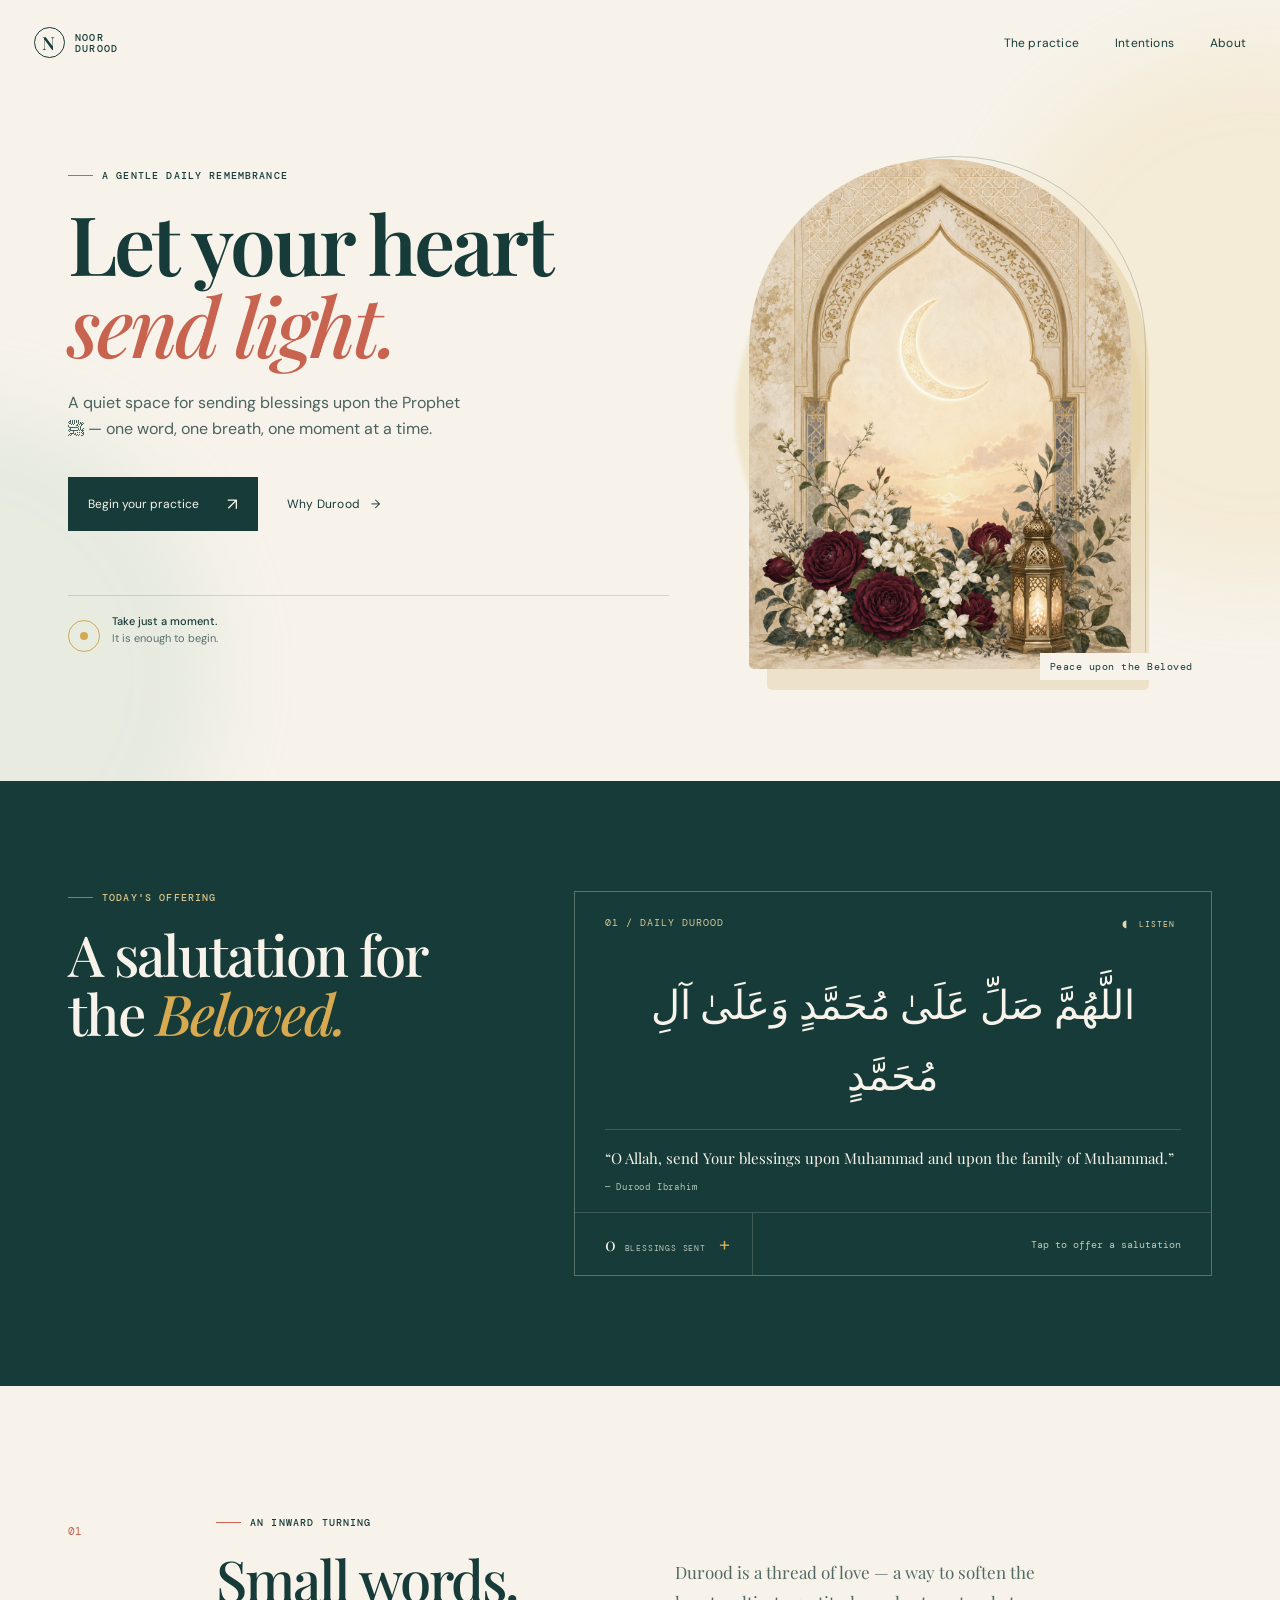
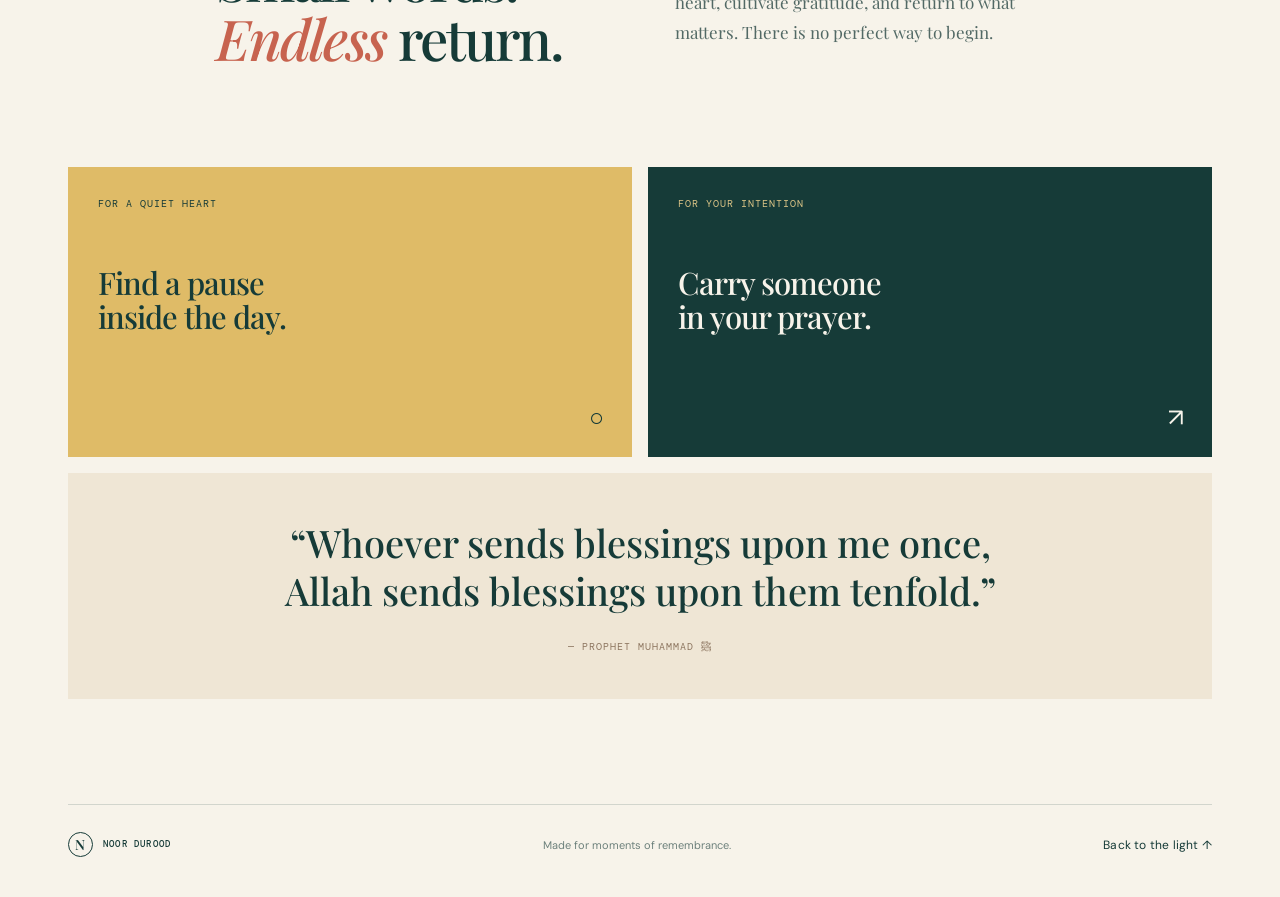
<file: backups/v1-2026-08-18/index.html>
<!doctype html>
<html lang="en">
  <head>
    <meta charset="UTF-8" />
    <meta name="viewport" content="width=device-width, initial-scale=1.0" />
    <meta name="description" content="Noor Durood — a quiet place to send blessings and find a moment of remembrance." />
    <title>Noor Durood — A practice of light</title>
    <link rel="preconnect" href="https://fonts.googleapis.com" />
    <link rel="preconnect" href="https://fonts.gstatic.com" crossorigin />
    <link href="https://fonts.googleapis.com/css2?family=DM+Mono:wght@400;500&family=DM+Sans:opsz,wght@9..40,400;9..40,500;9..40,600&family=Playfair+Display:ital,wght@500;600;700&display=swap" rel="stylesheet" />
    <link rel="stylesheet" href="styles.css" />
  </head>
  <body>
    <div class="page-glow glow-one"></div><div class="page-glow glow-two"></div>
    <header class="site-header">
      <a class="brand" href="#top" aria-label="Noor Durood home"><span class="brand-mark">N</span><span>NOOR<br>DUROOD</span></a>
      <nav aria-label="Primary navigation">
        <a href="#practice">The practice</a><a href="#intention">Intentions</a><a href="#about">About</a>
      </nav>
      <button class="menu-button" aria-label="Open menu"><span></span><span></span></button>
    </header>

    <main id="top">
      <section class="hero">
        <div class="hero-copy">
          <p class="eyebrow"><span></span> A gentle daily remembrance</p>
          <h1>Let your heart<br><em>send light.</em></h1>
          <p class="hero-text">A quiet space for sending blessings upon the Prophet ﷺ — one word, one breath, one moment at a time.</p>
          <div class="hero-actions"><a class="button button-dark" href="#practice">Begin your practice <b>↗</b></a><a class="text-link" href="#about">Why Durood <span>→</span></a></div>
          <div class="practice-note"><div class="mini-orbit"><i></i></div><p><strong>Take just a moment.</strong><br>It is enough to begin.</p></div>
        </div>
        <div class="hero-art-wrap"><div class="art-halo"></div><div class="arch-outline"></div><img src="assets/noor-durood-hero.png" alt="An ornate arch with a crescent moon, flowers and lantern" class="hero-art" /><p class="art-caption">Peace upon the Beloved</p></div>
      </section>

      <section class="durood-section" id="practice">
        <div class="section-intro"><p class="eyebrow"><span></span> Today's offering</p><h2>A salutation for<br>the <em>Beloved.</em></h2></div>
        <article class="durood-card">
          <div class="card-top"><span>01 / DAILY DUROOD</span><button class="sound-button" id="soundButton" aria-label="Listen to recitation">◖ <small>LISTEN</small></button></div>
          <p class="arabic" dir="rtl">اللَّهُمَّ صَلِّ عَلَىٰ مُحَمَّدٍ وَعَلَىٰ آلِ مُحَمَّدٍ</p>
          <div class="translation"><p>“O Allah, send Your blessings upon Muhammad and upon the family of Muhammad.”</p><span>— Durood Ibrahim</span></div>
          <div class="card-bottom"><button class="count-button" id="countButton"><span id="count">0</span> <small>BLESSINGS SENT</small><b>+</b></button><p id="countMessage">Tap to offer a salutation</p></div>
        </article>
      </section>

      <section class="meaning" id="intention">
        <div class="meaning-number">01</div><div><p class="eyebrow"><span></span> An inward turning</p><h2>Small words.<br><em>Endless</em> return.</h2></div>
        <p class="meaning-copy">Durood is a thread of love — a way to soften the heart, cultivate gratitude, and return to what matters. There is no perfect way to begin.</p>
      </section>

      <section class="intention-grid" id="about">
        <div class="intention-card gold"><p>FOR A QUIET HEART</p><h3>Find a pause<br>inside the day.</h3><span>○</span></div>
        <div class="intention-card ink"><p>FOR YOUR INTENTION</p><h3>Carry someone<br>in your prayer.</h3><span>↗</span></div>
        <div class="quote-card"><blockquote>“Whoever sends blessings upon me once, Allah sends blessings upon them tenfold.”</blockquote><p>— PROPHET MUHAMMAD ﷺ</p></div>
      </section>
    </main>
    <footer><a class="brand footer-brand" href="#top"><span class="brand-mark">N</span><span>NOOR DUROOD</span></a><p>Made for moments of remembrance.</p><a href="#top">Back to the light ↑</a></footer>
    <script src="script.js"></script>
  </body>
</html>
</file>
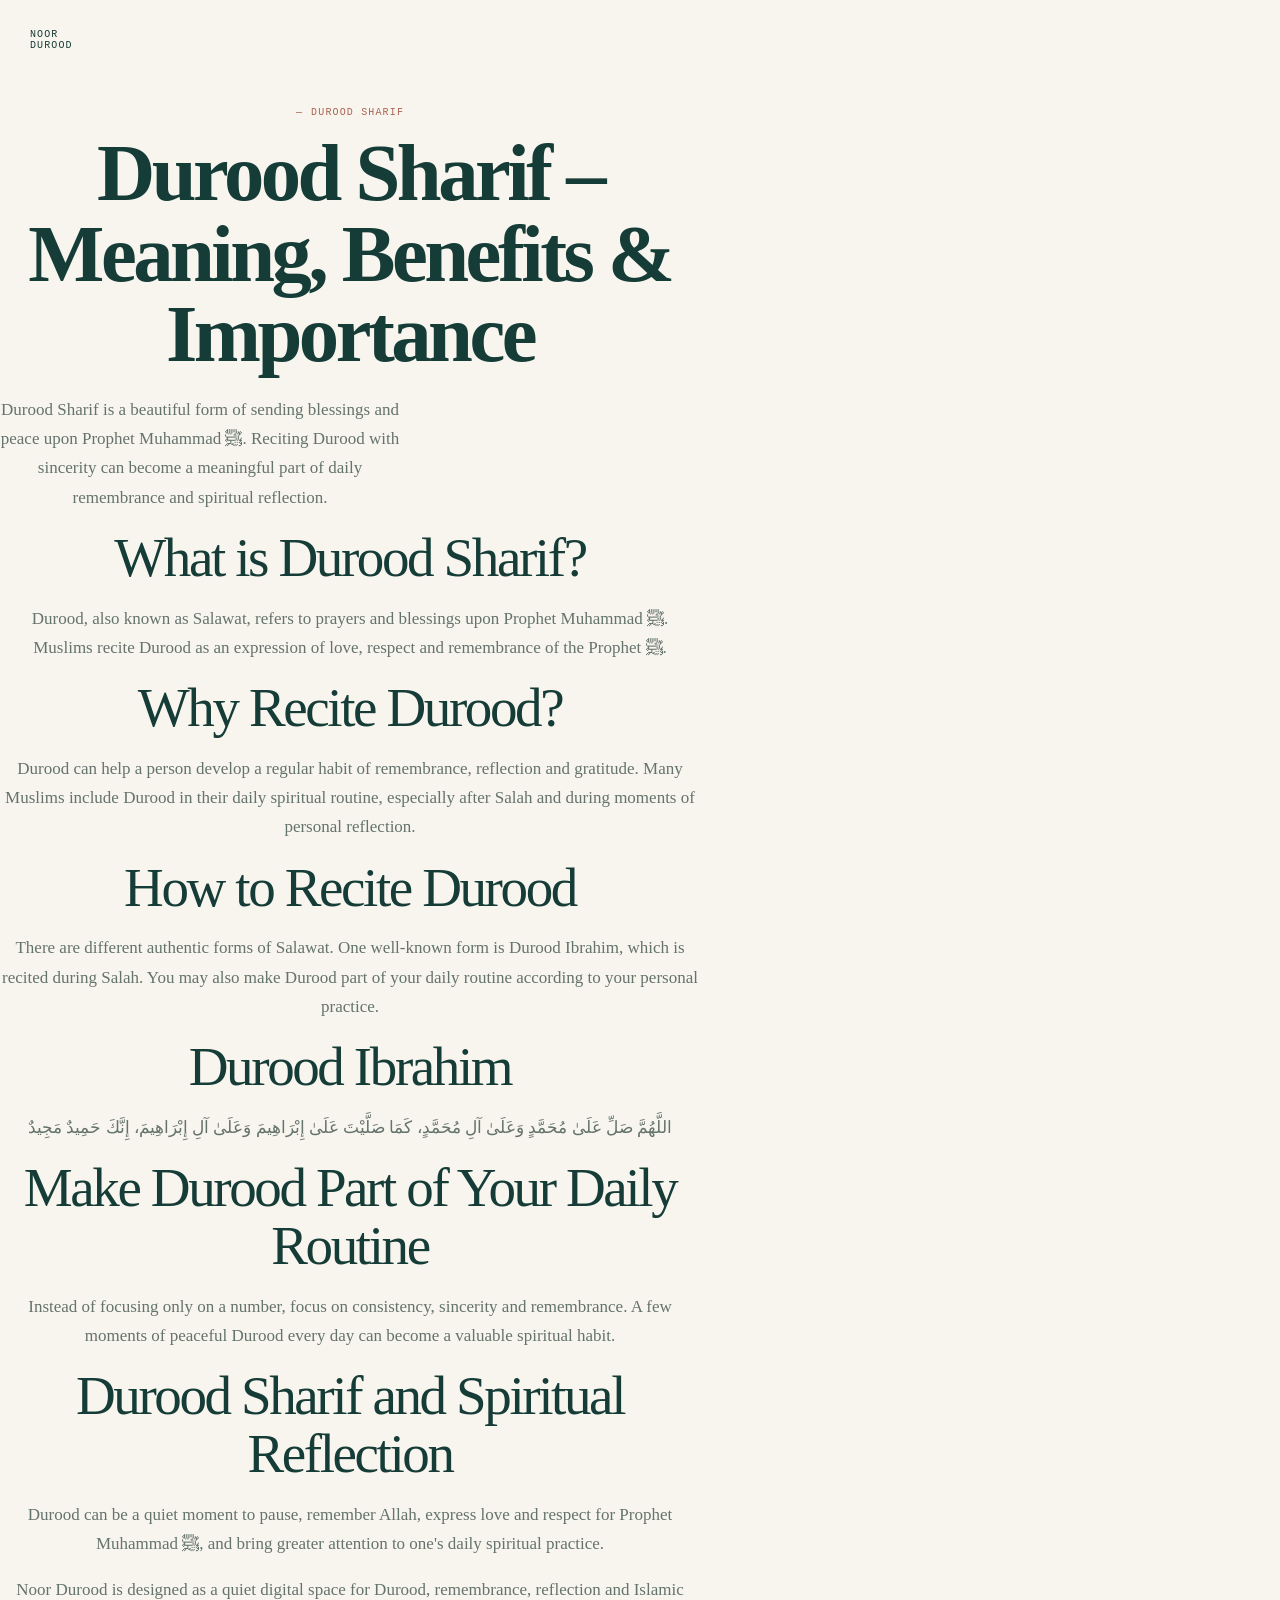
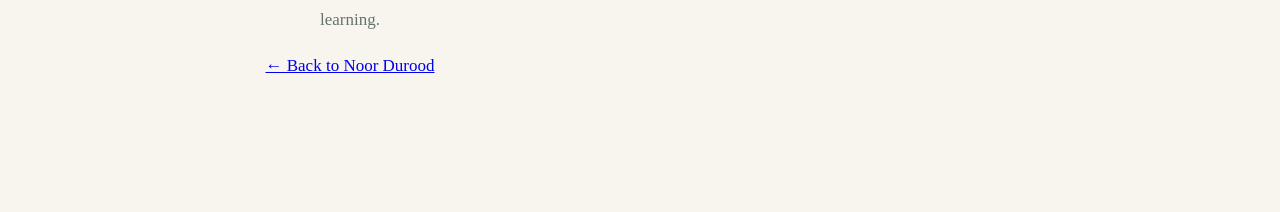
<file: durood-sharif.html>
<!doctype html>
<html lang="en">
<head>
<meta charset="utf-8">
<meta name="viewport" content="width=device-width, initial-scale=1">

<title>Durood Sharif – Meaning, Benefits & How to Recite | Noor Durood</title>

<meta name="description" content="Learn about Durood Sharif, its meaning, spiritual importance, benefits and how to recite Durood with sincerity and remembrance.">

<meta name="robots" content="index, follow">

<link rel="canonical" href="https://itsmesahejad.github.io/noor-durood/durood-sharif.html">

<meta property="og:type" content="article">
<meta property="og:title" content="Durood Sharif – Meaning, Benefits & How to Recite | Noor Durood">
<meta property="og:description" content="Learn about Durood Sharif, its meaning, spiritual importance, benefits and how to recite Durood with sincerity and remembrance.">
<meta property="og:url" content="https://itsmesahejad.github.io/noor-durood/durood-sharif.html">
<meta property="og:site_name" content="Noor Durood">

<meta name="twitter:card" content="summary">
<meta name="twitter:title" content="Durood Sharif – Meaning, Benefits & How to Recite | Noor Durood">
<meta name="twitter:description" content="Learn about Durood Sharif, its meaning, spiritual importance, benefits and how to recite Durood with sincerity and remembrance.">

<link rel="stylesheet" href="styles.css">

<script type="application/ld+json">
{
  "@context": "https://schema.org",
  "@type": "Article",
  "headline": "Durood Sharif – Meaning, Benefits & How to Recite",
  "description": "Learn about Durood Sharif, its meaning, spiritual importance, benefits and how to recite Durood with sincerity and remembrance.",
  "url": "https://itsmesahejad.github.io/noor-durood/durood-sharif.html",
  "isPartOf": {
    "@type": "WebSite",
    "name": "Noor Durood",
    "url": "https://itsmesahejad.github.io/noor-durood/"
  },
  "inLanguage": "en"
}
</script>

</head>

<body>

<header class="header">

<a class="brand" href="index.html" aria-label="Noor Durood home">
NOOR<br>DUROOD
</a>

</header>

<main class="section about">

<p class="eyebrow">DUROOD SHARIF</p>

<h1>Durood Sharif – Meaning, Benefits & Importance</h1>

<p class="lead">
Durood Sharif is a beautiful form of sending blessings and peace upon Prophet Muhammad ﷺ.
Reciting Durood with sincerity can become a meaningful part of daily remembrance and spiritual reflection.
</p>

<h2>What is Durood Sharif?</h2>

<p>
Durood, also known as Salawat, refers to prayers and blessings upon Prophet Muhammad ﷺ.
Muslims recite Durood as an expression of love, respect and remembrance of the Prophet ﷺ.
</p>

<h2>Why Recite Durood?</h2>

<p>
Durood can help a person develop a regular habit of remembrance, reflection and gratitude.
Many Muslims include Durood in their daily spiritual routine, especially after Salah and during moments of personal reflection.
</p>

<h2>How to Recite Durood</h2>

<p>
There are different authentic forms of Salawat. One well-known form is Durood Ibrahim,
which is recited during Salah.
You may also make Durood part of your daily routine according to your personal practice.
</p>

<h2>Durood Ibrahim</h2>

<p lang="ar" dir="rtl">
اللَّهُمَّ صَلِّ عَلَىٰ مُحَمَّدٍ وَعَلَىٰ آلِ مُحَمَّدٍ،
كَمَا صَلَّيْتَ عَلَىٰ إِبْرَاهِيمَ وَعَلَىٰ آلِ إِبْرَاهِيمَ،
إِنَّكَ حَمِيدٌ مَجِيدٌ
</p>

<h2>Make Durood Part of Your Daily Routine</h2>

<p>
Instead of focusing only on a number, focus on consistency, sincerity and remembrance.
A few moments of peaceful Durood every day can become a valuable spiritual habit.
</p>

<h2>Durood Sharif and Spiritual Reflection</h2>

<p>
Durood can be a quiet moment to pause, remember Allah, express love and respect for Prophet Muhammad ﷺ,
and bring greater attention to one's daily spiritual practice.
</p>

<p>
Noor Durood is designed as a quiet digital space for Durood, remembrance, reflection and Islamic learning.
</p>

<p>
<a href="index.html">← Back to Noor Durood</a>
</p>

</main>

</body>
</html>
</file>
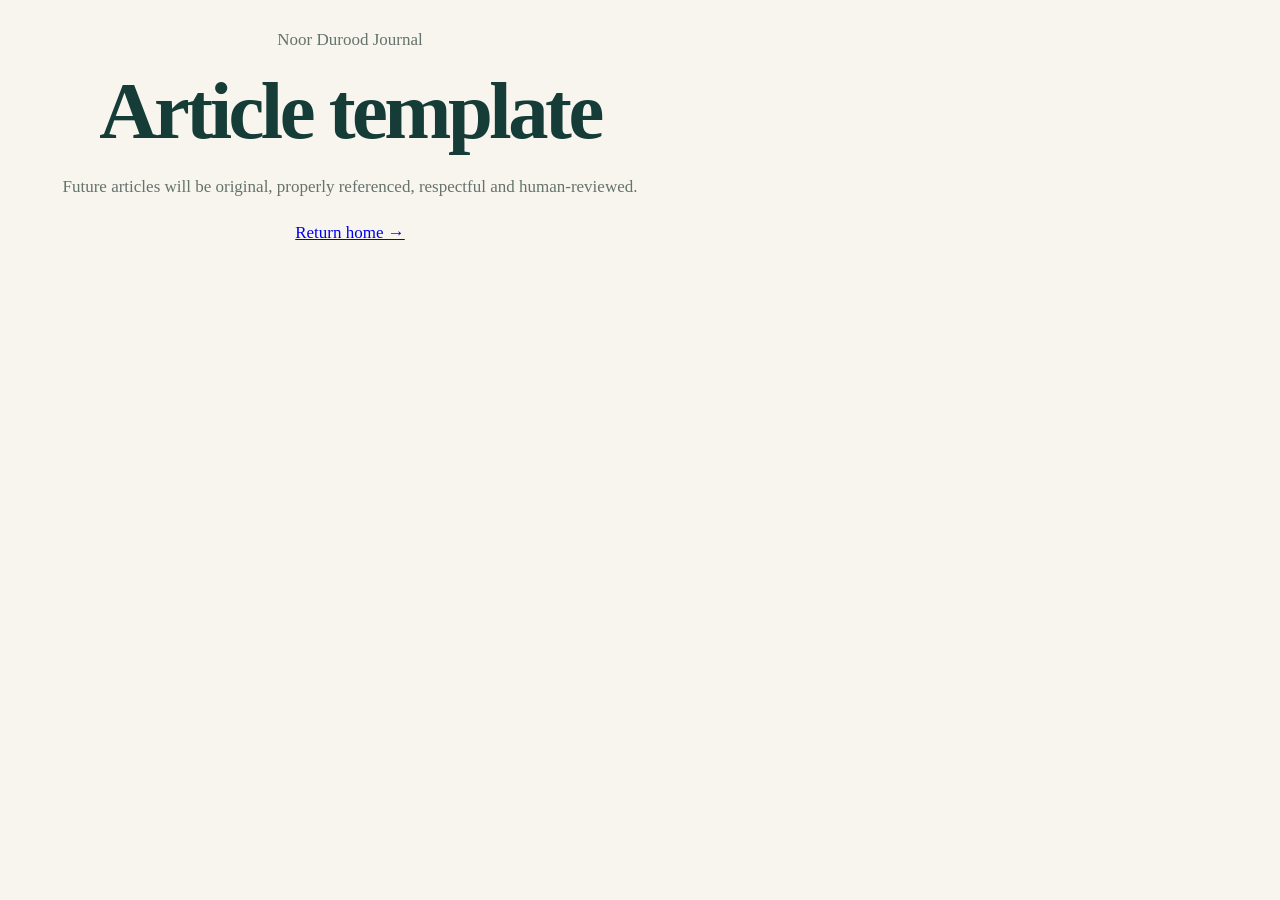
<file: pages/article-template.html>
<!doctype html><html lang="en"><head><meta charset="utf-8"><meta name="viewport" content="width=device-width,initial-scale=1"><title>Article — Noor Durood</title><link rel="stylesheet" href="../styles.css"></head><body><main class="section about"><p class="kicker">Noor Durood Journal</p><h1>Article template</h1><p>Future articles will be original, properly referenced, respectful and human-reviewed.</p><p><a href="../index.html">Return home →</a></p></main></body></html>
</file>
<file: styles.css>
:root{--ivory:#f8f5ee;--paper:#fcfaf6;--green:#163c37;--gold:#b99a59;--coral:#aa6251;--text:#2c3531;--muted:#64736c;--line:#163c3720;--serif:'Playfair Display',Georgia,serif;--sans:'DM Sans',Arial,sans-serif;--arabic:'Amiri',serif;--mono:'DM Mono',monospace}*{box-sizing:border-box}html{scroll-behavior:smooth}body{margin:0;background:var(--ivory);color:var(--text);font-family:var(--sans);line-height:1.6}.wash{position:fixed;z-index:-1;border-radius:50%;filter:blur(58px);opacity:.25;pointer-events:none}.wash-one{right:-17vw;top:-12vh;width:43vw;height:43vw;background:#dbc67f}.wash-two{left:-18vw;bottom:4vh;width:36vw;height:36vw;background:#b8d1c2}.skip{position:absolute;left:-999px}.skip:focus{left:12px;top:12px;z-index:10;background:white;padding:9px}.wrap{width:min(1140px,calc(100% - 56px));margin:auto}.header{height:82px;width:min(1220px,calc(100% - 56px));margin:auto;display:flex;justify-content:space-between;align-items:center;gap:25px}.brand{display:flex;align-items:center;gap:9px;text-decoration:none;color:var(--green);font:500 10px/1.08 var(--mono);letter-spacing:1.1px}.brand b{width:31px;height:31px;display:grid;place-items:center;border:1px solid var(--green);border-radius:50%;font:600 17px var(--serif)}.nav{display:flex;gap:24px}.nav a,footer>a{font-size:11px;color:var(--text);text-decoration:none}.nav a:hover,footer>a:hover{color:var(--coral)}.nav-cta{display:flex;align-items:center;gap:12px}.small-button{color:var(--ivory);background:var(--green);padding:9px 12px;text-decoration:none;font-size:11px}.small-button span{color:#e3c674}.menu{display:none;border:0;background:transparent;font-size:22px}.eyebrow{margin:0 0 15px;font:500 10px var(--mono);letter-spacing:1.15px;color:var(--coral);text-transform:uppercase}.eyebrow:before{content:'—';padding-right:8px}h1,h2,h3,p{margin-top:0}h1{margin-bottom:20px;font:600 clamp(48px,6.3vw,84px)/1 var(--serif);letter-spacing:-3.5px;color:var(--green)}h2{margin-bottom:17px;font:500 clamp(37px,4.3vw,58px)/1.05 var(--serif);letter-spacing:-2.4px;color:var(--green)}h1 em,h2 em{color:var(--coral);font-weight:500}.hero{min-height:650px;display:grid;grid-template-columns:1.03fr .97fr;gap:44px;align-items:center}.lead{font-size:17px;color:var(--muted);max-width:400px}.hero-durood{padding:3px 0 3px 19px;margin:30px 0;border-left:2px solid var(--gold)}.hero-durood .arabic{margin-bottom:5px;color:var(--green);font:29px/1.4 var(--arabic)}.hero-durood p:last-child{margin:0;color:var(--muted);font:12px var(--serif)}.actions{display:flex;gap:19px;align-items:center}.button{border:0;cursor:pointer;display:inline-flex;align-items:center;justify-content:center;gap:18px;padding:14px 18px;font:500 12px var(--sans);text-decoration:none;transition:transform .2s}.button:hover{transform:translateY(-2px)}.primary{color:var(--ivory);background:var(--green)}.primary span,.primary b{font-size:16px;color:#e7cb79}.ghost{padding-left:0;color:var(--green);background:transparent}.art{height:525px;display:grid;place-items:center;position:relative}.art-ring{position:absolute;width:389px;height:389px;border-radius:50%;background:#e7dcad;opacity:.7}.art:after{content:'';position:absolute;width:377px;height:502px;border:1px solid #163c3738;border-radius:189px 189px 2px 2px;transform:translate(14px,-3px)}.art img{position:relative;z-index:1;width:377px;height:502px;object-fit:cover;border-radius:189px 189px 2px 2px;box-shadow:16px 19px #c6a55c4f}.art span{position:absolute;z-index:2;right:6px;bottom:5px;background:var(--ivory);padding:5px 9px;font:9px var(--mono)}.why{padding:105px 0;background:#eee9de}.why-grid{display:grid;grid-template-columns:.28fr .9fr 1fr;gap:30px;align-items:start}.why-grid h2{margin:0}.why-grid>p:last-child{max-width:390px;padding-top:10px;color:var(--muted);font:17px/1.75 var(--serif)}.journey{padding:115px 0;display:grid;grid-template-columns:.5fr 1.5fr;gap:65px}.steps{display:grid;grid-template-columns:repeat(5,1fr);border-top:1px solid var(--line)}.steps a{min-height:180px;position:relative;padding:18px 15px 13px 0;border-right:1px solid var(--line);color:var(--green);text-decoration:none}.steps a+ a{padding-left:15px}.steps a:last-child{border:0}.steps span{font:10px var(--mono);color:var(--coral)}.steps strong{display:block;margin:30px 0 5px;font:500 21px var(--serif)}.steps p{font-size:11px;color:var(--muted)}.steps b{position:absolute;bottom:10px;color:var(--gold);font-weight:400}.split{padding:105px 0;display:grid;grid-template-columns:.82fr 1.18fr;gap:100px;align-items:center;border-top:1px solid var(--line)}.section-copy{max-width:370px;color:var(--muted);font-size:16px}.niyyat-card{padding:43px 47px;background:#eee4d0;box-shadow:0 18px 35px #163c370d}.niyyat-card>span{font-size:25px;color:var(--gold)}.niyyat-card>p{margin:18px 0 28px;color:var(--green);font:500 21px/1.68 var(--serif)}.tawajjoh{background:var(--green);padding:115px 25px;color:#cfddd5;text-align:center;position:relative;overflow:hidden}.tawajjoh:before{content:'✦';position:absolute;left:11%;top:20%;font-size:175px;color:#e5c46a1b}.taw-inner{max-width:650px;margin:auto}.tawajjoh h2{color:var(--ivory)}.tawajjoh h2 em{color:#e3c66e}.taw-lead{font:500 24px var(--serif);color:#eedfae}.fine{padding:14px 0;margin:27px 0;border-top:1px solid #ffffff2e;border-bottom:1px solid #ffffff2e;font-size:11px}.light{background:#ecdeaf;color:var(--green)}.durood{padding:112px 0}.center{text-align:center}.recitation{max-width:900px;margin:41px auto 0;padding:47px;background:var(--paper);border:1px solid var(--line);box-shadow:0 18px 50px #163c3709;text-align:center}.arabic{font-family:var(--arabic)}.main-arabic{margin-bottom:8px;color:var(--green);font-size:clamp(36px,4.2vw,57px);line-height:1.65}.roman{margin-bottom:5px;color:var(--green);font:500 17px var(--serif)}.meaning{font-size:13px;color:var(--muted)}.recite-action{display:flex;justify-content:space-between;align-items:center;margin-top:33px;padding-top:19px;border-top:1px solid var(--line);text-align:left}.recite-action p{margin:0;color:var(--muted);font:14px var(--serif)}.confirmation{min-height:20px;margin:16px 0 0;color:#5d776b;font-size:13px}.personal{padding:35px 0 105px;display:grid;grid-template-columns:1fr 1fr;gap:95px;align-items:center}.personal-copy>p:last-child{max-width:405px;color:var(--muted);font-size:16px}.count-card{display:grid;grid-template-columns:1fr 1fr;gap:23px;padding:34px;background:var(--green);color:var(--ivory)}.count-card div{padding-bottom:15px;border-bottom:1px solid #ffffff32}.count-card span{font:10px var(--mono);text-transform:uppercase;color:#e2cd85}.count-card strong{display:block;font:500 60px/1.1 var(--serif)}.reset{grid-column:1/3;justify-self:start;border:0;border-bottom:1px solid #e2cd85;padding:0 0 3px;background:none;color:#e2cd85;font:10px var(--mono);cursor:pointer}.reminders{display:grid;grid-template-columns:1fr 1fr;gap:94px;align-items:center;padding:80px 0}.reminder-card{padding:32px;background:#e8e1d3}.reminder-card fieldset{display:grid;grid-template-columns:1fr 1fr;gap:10px;margin:0 0 25px;padding:0;border:0}.reminder-card legend{margin-bottom:14px;color:var(--green);font:500 19px var(--serif)}.reminder-card label{font-size:13px}.reminder-card small{display:block;margin-top:17px;color:var(--muted);font-size:10px}.learn{padding:110px 0}.topic-grid{display:grid;grid-template-columns:repeat(5,1fr);margin-top:41px;border-top:1px solid var(--line)}.topic-grid article{min-height:210px;padding:20px 15px;border-right:1px solid var(--line)}.topic-grid article:first-child{padding-left:0}.topic-grid article:last-child{border:0}.topic-grid span{font:10px var(--mono);color:var(--coral)}.topic-grid h3{margin:29px 0 8px;color:var(--green);font:500 21px/1.12 var(--serif)}.topic-grid p{font-size:11px;color:var(--muted)}.journal-band{padding:110px 0;background:#eee9de}.journal-heading{display:flex;justify-content:space-between;align-items:end}.journal-heading h2{margin-bottom:0}.articles{display:grid;grid-template-columns:repeat(3,1fr);gap:15px;margin-top:40px}.articles article{display:flex;flex-direction:column;min-height:245px;padding:28px;background:var(--paper);border:1px solid var(--line)}.articles p{font:10px var(--mono);color:var(--coral);letter-spacing:.4px}.articles h3{color:var(--green);font:500 27px/1.13 var(--serif)}.articles a{margin-top:auto;color:var(--green);font-size:11px}.journal-note{margin:23px 0 0;color:var(--muted);font-size:11px}.campaign{padding:110px 0;border-bottom:1px solid var(--line)}.campaign>p:not(.eyebrow){max-width:480px;color:var(--muted);font:16px/1.75 var(--serif)}.campaign>span{font:10px var(--mono);color:var(--coral);letter-spacing:.8px}.calendar{display:grid;grid-template-columns:1fr 1fr;gap:100px;align-items:center;padding:105px 0}.calendar article{padding:34px;background:var(--paper);border:1px solid var(--line)}.label{font:10px var(--mono);color:var(--coral);letter-spacing:1px}.calendar strong{display:block;color:var(--green);font:500 31px var(--serif)}.calendar article>span{display:block;color:var(--muted);font-size:13px}.calendar article>p{margin:19px 0;color:var(--muted);font-size:11px}.calendar article div{display:flex;gap:7px;flex-wrap:wrap}.calendar article div span{padding:5px 8px;border:1px solid var(--line);font-size:10px}.about{max-width:700px;padding:25px 0 115px;text-align:center}.about>p:not(.eyebrow){color:var(--muted);font:17px/1.72 var(--serif)}footer{min-height:95px;display:flex;align-items:center;justify-content:space-between;border-top:1px solid var(--line)}footer p{margin:0;color:var(--muted);font-size:11px}.toast{position:fixed;z-index:10;bottom:20px;left:50%;transform:translate(-50%,130px);padding:12px 17px;background:var(--green);color:white;font-size:12px;transition:transform .25s}.toast.show{transform:translate(-50%,0)}@media(max-width:930px){.header{width:calc(100% - 40px)}.menu{display:block}.nav{display:none;position:absolute;z-index:8;top:66px;left:20px;right:20px;flex-wrap:wrap;padding:18px;background:var(--ivory);box-shadow:0 16px 35px #163c371d}.nav.open{display:flex}.hero{grid-template-columns:1fr;padding:35px 0 65px}.art{height:435px}.art img,.art:after{width:310px;height:413px;border-radius:155px 155px 2px 2px}.art-ring{width:325px;height:325px}.why-grid{grid-template-columns:1fr;gap:7px}.journey,.split,.personal,.reminders,.calendar{grid-template-columns:1fr;gap:36px}.journey{padding:80px 0}.topic-grid{grid-template-columns:repeat(3,1fr)}.topic-grid article:nth-child(3){border:0}.articles{grid-template-columns:1fr 1fr}.calendar{padding:75px 0}}@media(max-width:560px){.wrap{width:calc(100% - 40px)}.header{height:70px;width:calc(100% - 40px)}.nav-cta .small-button{display:none}h1{font-size:51px;letter-spacing:-2.5px}.art{height:370px}.art img,.art:after{width:262px;height:349px;border-radius:131px 131px 2px 2px}.art-ring{width:278px;height:278px}.hero-durood .arabic{font-size:25px}.actions{flex-direction:column;align-items:start}.why{padding:72px 0}.steps{grid-template-columns:1fr 1fr}.steps a{min-height:145px;padding:14px;border-bottom:1px solid var(--line)}.steps a:nth-child(2){border-right:0}.steps a:nth-child(3){border-left:0}.steps strong{margin:18px 0 3px}.split,.personal{padding:75px 0}.niyyat-card,.recitation{padding:29px 22px}.niyyat-card>p{font-size:19px}.tawajjoh{padding:78px 20px}.recite-action{flex-direction:column;gap:17px;align-items:stretch;text-align:center}.count-card{padding:25px}.count-card strong{font-size:50px}.reminders{padding:65px 0}.reminder-card fieldset{grid-template-columns:1fr}.topic-grid{grid-template-columns:1fr 1fr}.topic-grid article:nth-child(3){border-right:1px solid var(--line)}.journal-band,.learn,.campaign{padding:75px 0}.journal-heading{display:block}.journal-heading .button{margin-top:17px}.articles{grid-template-columns:1fr}.calendar{padding:70px 0}.about{padding-bottom:75px}footer p{display:none}}@media(prefers-reduced-motion:reduce){*{scroll-behavior:auto!important;transition:none!important}}

/* Noor Durood social connection */
.social{padding-top:clamp(5rem,9vw,8rem);padding-bottom:clamp(5rem,9vw,8rem)}
.social-intro{max-width:520px;margin:1rem auto 0}
.social-grid{display:grid;grid-template-columns:repeat(2,minmax(0,1fr));gap:1px;background:rgba(20,67,60,.16);margin-top:3rem;border:1px solid rgba(20,67,60,.16)}
.social-card{display:flex;align-items:center;gap:1.25rem;background:#f8f5ed;padding:2rem 1.75rem;text-decoration:none;color:inherit;min-height:145px;transition:transform .25s ease,background .25s ease}
.social-card:hover{transform:translateY(-3px);background:#f3eee2}
.social-mark{width:54px;height:54px;border:1px solid rgba(20,67,60,.28);border-radius:50%;display:grid;place-items:center;color:#16483f;flex:0 0 auto;background:#fbf9f3}.social-mark svg{width:31px;height:31px;display:block}.social-mark-instagram{color:#b26350}.social-mark-whatsapp{color:#16483f}
.social-card>div{display:grid;gap:.25rem}
.social-label{font-family:"DM Mono",monospace;text-transform:uppercase;letter-spacing:.12em;font-size:.68rem;color:#b26350}
.social-card strong{font-family:"Playfair Display",serif;font-size:1.35rem;font-weight:500;color:#16483f}
.social-card small{color:#68756f;font-size:.82rem}
.social-arrow{margin-left:auto;color:#b88a2b;font-size:1.2rem}
.footer-social{display:flex;gap:1.25rem}
.footer-social a{text-decoration:none;color:inherit}
.footer-social a:hover{text-decoration:underline;text-underline-offset:4px}
@media (max-width:720px){
  .social-grid{grid-template-columns:1fr}
  .social-card{padding:1.5rem 1.25rem}
  .footer-social{order:3;width:100%;justify-content:center}
}
</file>
<file: backups/v1-2026-08-18/styles.css>
:root{--paper:#f7f3ea;--ink:#163b38;--gold:#d3a953;--coral:#c7634f;--line:rgba(22,59,56,.16);--serif:'Playfair Display',Georgia,serif;--sans:'DM Sans',Arial,sans-serif;--mono:'DM Mono',monospace}*{box-sizing:border-box}html{scroll-behavior:smooth}body{margin:0;color:var(--ink);background:var(--paper);font-family:var(--sans);overflow-x:hidden}.page-glow{position:fixed;width:42vw;height:42vw;border-radius:50%;filter:blur(40px);pointer-events:none;opacity:.24;z-index:-1}.glow-one{background:#ecd49a;right:-19vw;top:5vh}.glow-two{background:#b4d0c2;left:-25vw;top:45vh}.site-header{max-width:1280px;padding:27px 34px;margin:auto;display:flex;align-items:center;justify-content:space-between}.brand{color:var(--ink);display:flex;align-items:center;gap:10px;font-family:var(--mono);font-size:10px;font-weight:500;letter-spacing:1.2px;line-height:1.1;text-decoration:none}.brand-mark{width:31px;height:31px;border:1px solid var(--ink);border-radius:50%;display:grid;place-items:center;font:600 18px var(--serif)}nav{display:flex;gap:36px;margin-left:115px}nav a,.text-link,footer a{color:var(--ink);text-decoration:none;font-size:12px;letter-spacing:.2px}nav a:hover,.text-link:hover,footer a:hover{color:var(--coral)}.menu-button{display:none;border:0;background:none}.hero{max-width:1200px;min-height:590px;margin:34px auto 72px;display:grid;grid-template-columns:1.05fr .95fr;align-items:center;padding:0 28px}.eyebrow{font:500 10px var(--mono);letter-spacing:1.15px;text-transform:uppercase;display:flex;align-items:center;gap:9px}.eyebrow span{display:inline-block;width:25px;height:1px;background:var(--coral)}h1,h2,h3,p{margin-top:0}h1{font:600 clamp(52px,6.4vw,89px)/.99 var(--serif);letter-spacing:-3px;margin:20px 0 25px}h1 em,h2 em{font-weight:500;color:var(--coral)}.hero-text{font-size:16px;line-height:1.65;max-width:410px;color:#49625e}.hero-actions{margin-top:35px;display:flex;align-items:center;gap:29px}.button{display:inline-flex;align-items:center;gap:28px;padding:16px 20px;text-decoration:none;font-size:12px}.button-dark{background:var(--ink);color:var(--paper)}.button b{font-size:17px;font-weight:400}.text-link span{margin-left:8px}.practice-note{border-top:1px solid var(--line);margin-top:64px;padding-top:17px;display:flex;align-items:center;gap:12px;color:#59716c;font-size:11px;line-height:1.55}.practice-note strong{color:var(--ink);font-weight:500}.mini-orbit{width:32px;height:32px;border:1px solid var(--gold);border-radius:50%;display:grid;place-items:center}.mini-orbit i{display:block;width:8px;height:8px;border-radius:50%;background:var(--gold)}.hero-art-wrap{height:570px;position:relative;display:grid;place-items:center}.art-halo{position:absolute;width:410px;height:410px;border-radius:50%;background:#ead9ad;opacity:.5;filter:blur(2px)}.arch-outline{position:absolute;width:382px;height:510px;border:1px solid rgba(22,59,56,.23);border-radius:191px 191px 0 0;transform:translate(15px,-3px)}.hero-art{position:relative;width:382px;height:510px;object-fit:cover;object-position:center;border-radius:190px 190px 5px 5px;box-shadow:18px 21px 0 rgba(211,169,83,.23);filter:saturate(.84) contrast(.98)}.art-caption{position:absolute;bottom:9px;right:9px;z-index:1;background:var(--paper);padding:7px 10px;font:10px var(--mono);letter-spacing:.5px}.durood-section{background:var(--ink);padding:110px max(34px,calc((100vw - 1144px)/2));display:grid;grid-template-columns:.8fr 1.2fr;gap:80px;color:var(--paper)}.durood-section .eyebrow{color:#dbc486}.durood-section h2,.meaning h2{font:500 clamp(39px,4.4vw,62px)/1.05 var(--serif);letter-spacing:-2px;margin:20px 0}.durood-section h2 em{color:#d7a950}.durood-card{border:1px solid rgba(247,243,234,.3);padding:24px 30px 0;min-height:385px;display:flex;flex-direction:column}.card-top{font:10px var(--mono);letter-spacing:1px;display:flex;justify-content:space-between;color:#d8c996}.sound-button{border:0;background:transparent;color:#e6d9ac;font:10px var(--mono);cursor:pointer}.sound-button small{letter-spacing:1px;margin-left:6px}.arabic{font-size:clamp(27px,3.1vw,42px);line-height:1.8;text-align:center;margin:auto 0 15px;font-family:serif}.translation{border-top:1px solid rgba(247,243,234,.18);padding:17px 0}.translation p{font:15px/1.5 var(--serif);margin:0 0 5px}.translation span,.card-bottom small{font:9px var(--mono);letter-spacing:.8px;color:#b9c7bc}.card-bottom{border-top:1px solid rgba(247,243,234,.18);margin:0 -30px;padding:0 30px;display:flex;align-items:center;justify-content:space-between}.count-button{color:var(--paper);background:none;border:0;border-right:1px solid rgba(247,243,234,.18);padding:18px 22px 18px 0;font:18px var(--serif);cursor:pointer}.count-button small{font-size:8px;margin-left:5px}.count-button b{color:var(--gold);font:20px var(--sans);margin-left:13px}.card-bottom>p{font:10px var(--mono);color:#c1cabb;margin:0}.meaning{max-width:1144px;margin:0 auto;padding:130px 0 100px;display:grid;grid-template-columns:.22fr .8fr 1fr;gap:30px;align-items:start}.meaning-number{font:11px var(--mono);color:var(--coral);padding-top:8px}.meaning h2{margin-bottom:0}.meaning-copy{font:17px/1.75 var(--serif);max-width:400px;color:#526965;padding-top:42px}.intention-grid{max-width:1144px;margin:0 auto 105px;display:grid;grid-template-columns:1fr 1fr;gap:16px}.intention-card{height:290px;padding:30px;position:relative}.intention-card p,.quote-card p{font:10px var(--mono);letter-spacing:1px;margin:0}.intention-card h3{font:500 31px/1.1 var(--serif);letter-spacing:-1px;margin:55px 0 0}.intention-card span{position:absolute;right:28px;bottom:23px;font-size:25px}.gold{background:#dfbb67;color:var(--ink)}.ink{background:var(--ink);color:var(--paper)}.ink p{color:#dbc486}.quote-card{grid-column:1/3;background:#efe6d5;padding:46px 12%;text-align:center}.quote-card blockquote{font:500 clamp(24px,3vw,38px)/1.25 var(--serif);margin:0 auto 26px;max-width:760px}.quote-card p{color:#8d7660}footer{border-top:1px solid var(--line);max-width:1144px;margin:auto;padding:27px 0 40px;display:flex;align-items:center;justify-content:space-between}footer p{margin:0;color:#6d817c;font-size:11px}.footer-brand{font-size:9px}.footer-brand .brand-mark{width:25px;height:25px;font-size:14px}@media(max-width:760px){.site-header{padding:20px}.site-header nav{display:none}.menu-button{display:grid;gap:5px}.menu-button span{width:22px;height:1px;background:var(--ink)}.hero{display:block;padding:15px 22px;margin:20px auto 55px;min-height:0}h1{font-size:58px}.hero-art-wrap{height:430px;margin-top:42px}.hero-art,.arch-outline{width:290px;height:395px;border-radius:145px 145px 3px 3px}.art-halo{width:315px;height:315px}.practice-note{margin-top:42px}.durood-section{padding:70px 22px;display:block}.durood-card{margin-top:40px;padding:20px 18px 0;min-height:350px}.arabic{font-size:27px}.card-bottom{margin:0 -18px;padding:0 18px}.card-bottom>p{display:none}.meaning{padding:75px 22px 60px;grid-template-columns:42px 1fr;gap:13px}.meaning-copy{grid-column:2;padding-top:0}.intention-grid{margin:0 22px 65px;grid-template-columns:1fr}.intention-card{height:245px}.quote-card{grid-column:auto;padding:42px 23px}.quote-card blockquote{font-size:25px}footer{margin:0 22px;padding:22px 0;gap:15px}footer p{display:none}}
</file>
